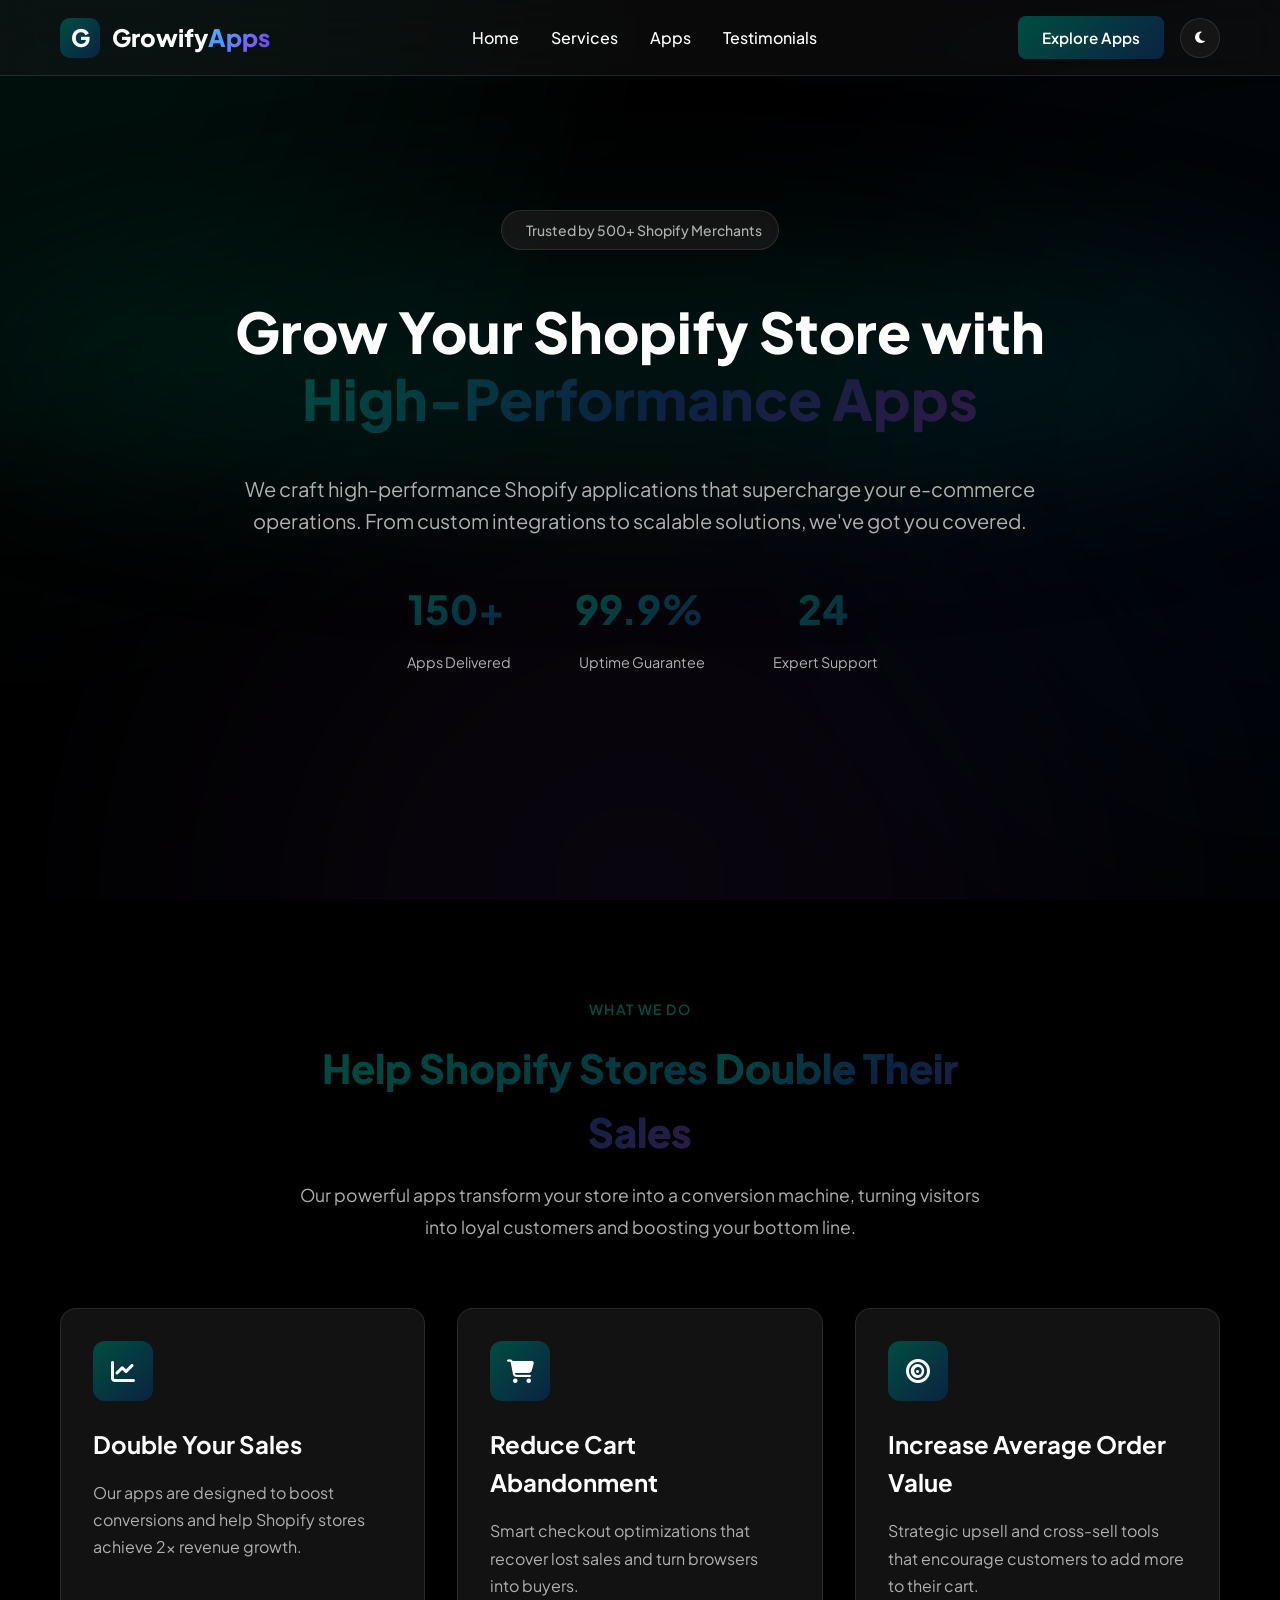
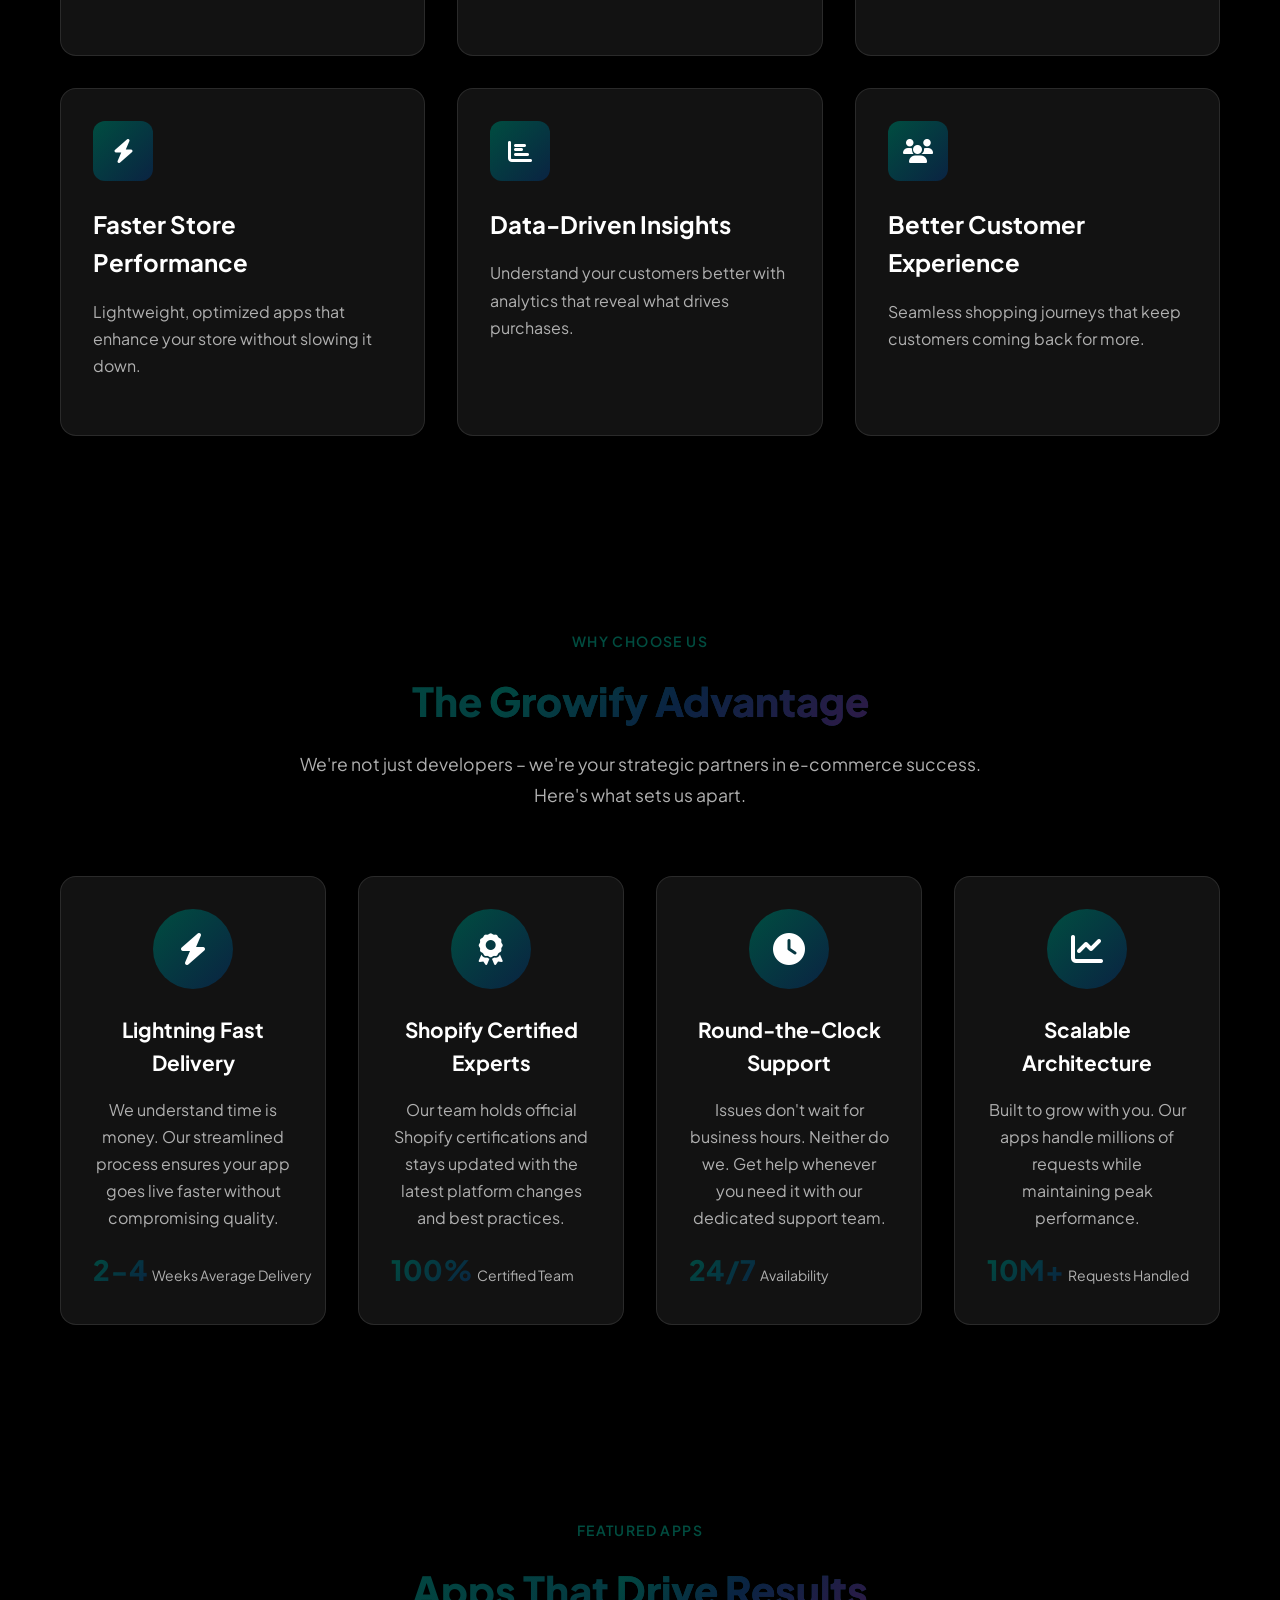
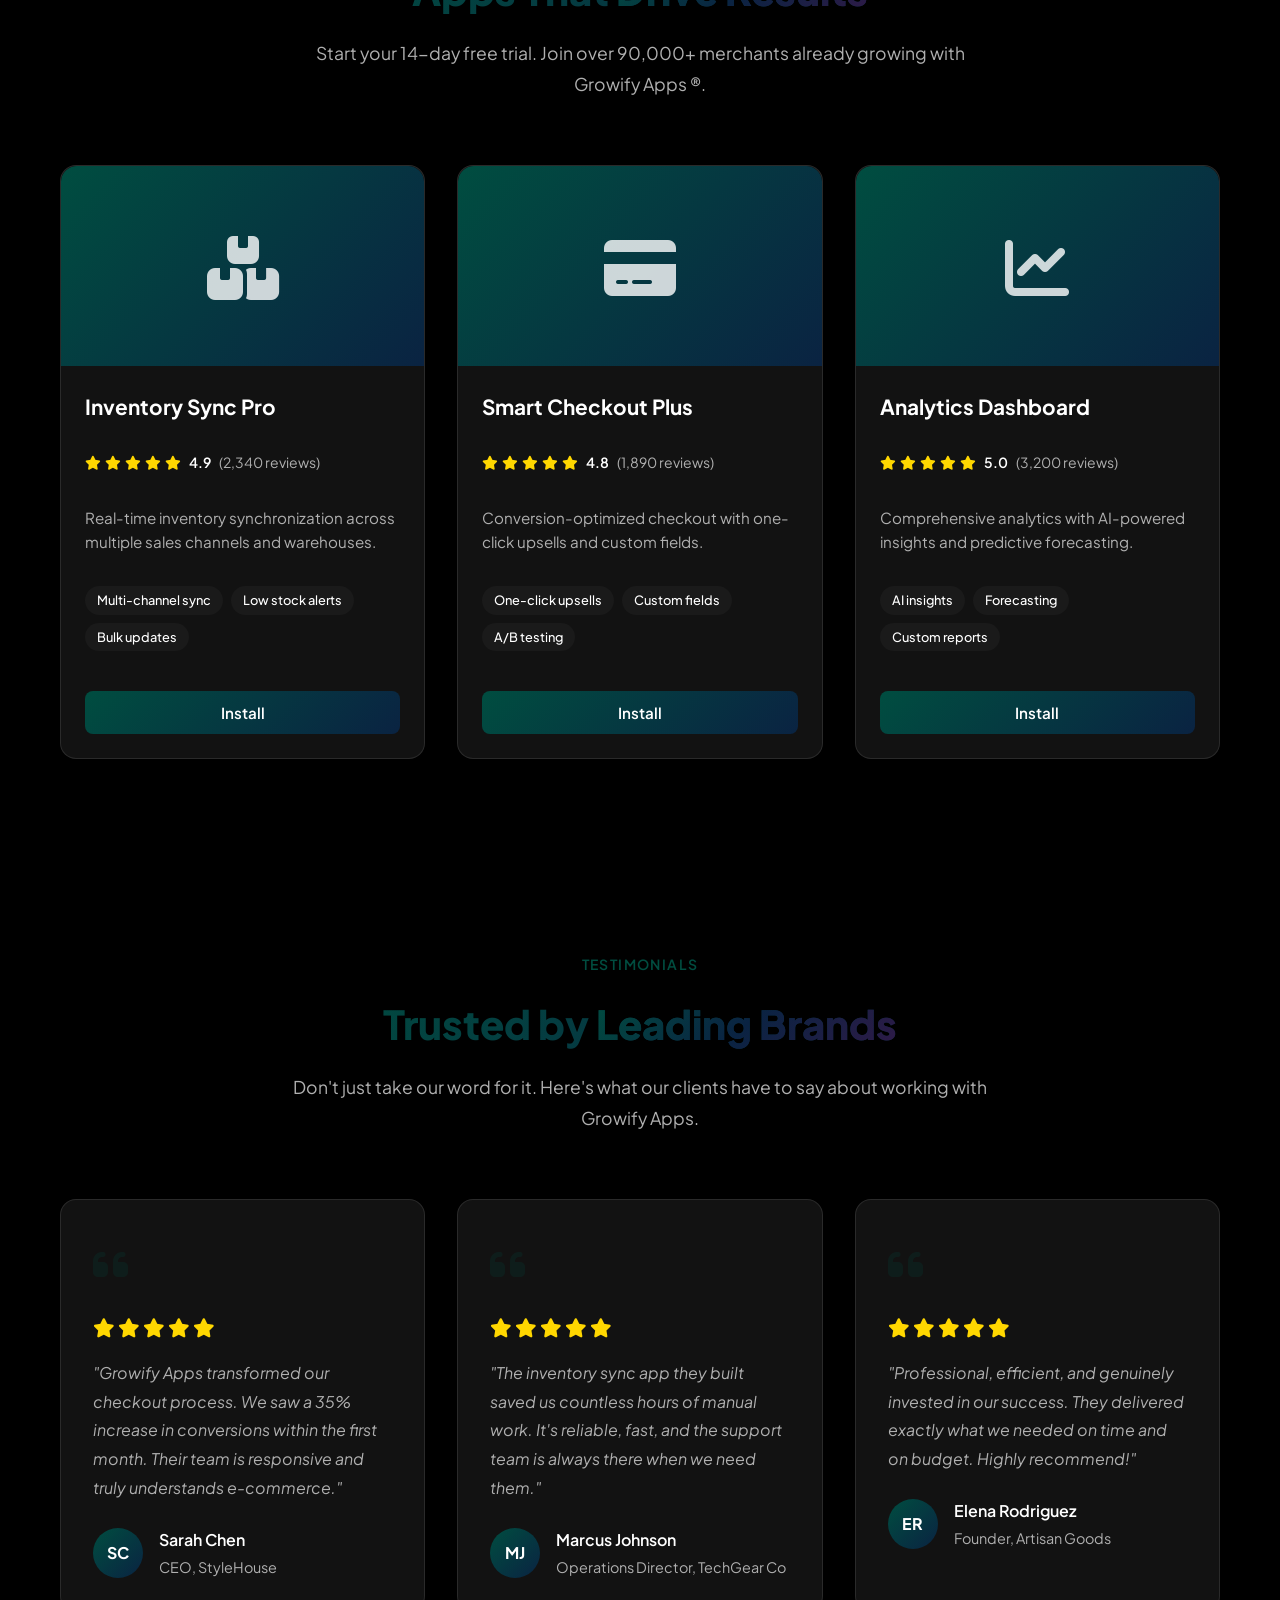
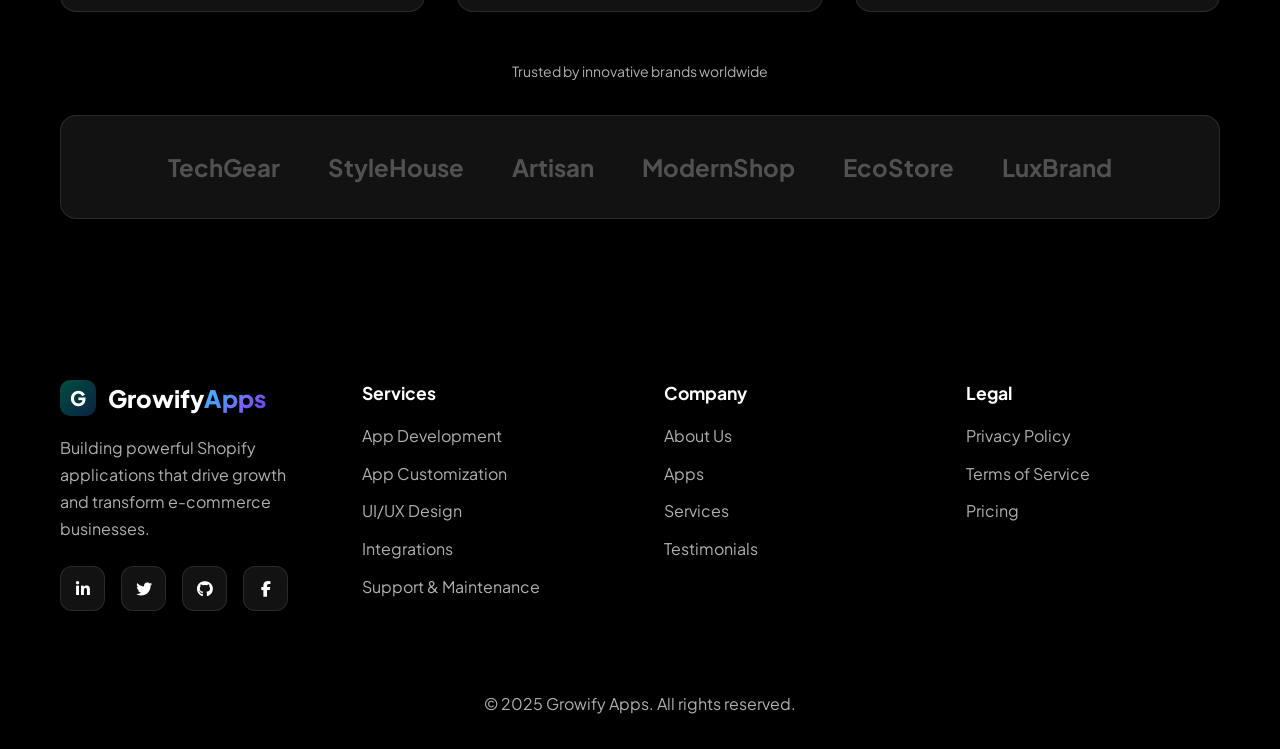
<file: index.html>
<!DOCTYPE html>
<html lang="en">
<head>
    <meta charset="UTF-8">
    <meta name="viewport" content="width=device-width, initial-scale=1.0">
    <title>Growify Apps - Grow Your Shopify Store with High-Performance Apps</title>
    <link rel="icon" type="image/svg+xml" href="data:image/svg+xml,%3Csvg xmlns='http://www.w3.org/2000/svg' viewBox='0 0 100 100'%3E%3Cdefs%3E%3ClinearGradient id='grad' x1='0%25' y1='0%25' x2='100%25' y2='100%25'%3E%3Cstop offset='0%25' style='stop-color:%234A9EFF;stop-opacity:1' /%3E%3Cstop offset='100%25' style='stop-color:%232E1A47;stop-opacity:1' /%3E%3C/linearGradient%3E%3C/defs%3E%3Crect width='100' height='100' rx='20' fill='url(%23grad)'/%3E%3Ctext x='50' y='70' font-family='Arial, sans-serif' font-size='60' font-weight='bold' fill='white' text-anchor='middle'%3EB%3C/text%3E%3C/svg%3E">
    <link rel="preconnect" href="https://fonts.googleapis.com">
    <link rel="preconnect" href="https://fonts.gstatic.com" crossorigin>
    <link href="https://fonts.googleapis.com/css2?family=Plus+Jakarta+Sans:wght@300;400;500;600;700;800&display=swap" rel="stylesheet">
    <link rel="stylesheet" href="https://cdnjs.cloudflare.com/ajax/libs/font-awesome/6.4.0/css/all.min.css">
    <link rel="stylesheet" href="styles.css">
</head>
<body class="dark-mode">
    <!-- Global Background Orbs - Single instance for all sections -->
    <div class="global-background-orbs">
        <div class="gradient-orb orb-1"></div>
        <div class="gradient-orb orb-2"></div>
        <div class="gradient-orb orb-3"></div>
    </div>
    <div class="geometric-overlay"></div>
    <div class="geometric-shapes"></div>
    <!-- Navigation -->
    <nav class="navbar">
        <div class="container">
            <div class="nav-wrapper">
                <div class="logo">
                    <div class="logo-icon">
                        <span class="logo-letter">G</span>
                    </div>
                    <span class="logo-text">
                        <span class="logo-text-boostly">Growify</span><span class="logo-text-apps">Apps</span>
                    </span>
                </div>
                <ul class="nav-menu" id="navMenu">
                    <li><a href="#home">Home</a></li>
                    <li><a href="#services">Services</a></li>
                    <li><a href="#apps">Apps</a></li>
                    <li><a href="#testimonials">Testimonials</a></li>
                </ul>
                <div class="nav-actions">
                    <button class="btn-explore-apps">Explore Apps</button>
                    <button class="theme-toggle" id="themeToggle" aria-label="Toggle theme">
                        <i class="fas fa-moon" id="themeIcon"></i>
                    </button>
                    <button class="mobile-menu-toggle" id="mobileMenuToggle">
                        <i class="fas fa-bars"></i>
                    </button>
                </div>
            </div>
        </div>
    </nav>

    <!-- 3D Scroll Background Element - Three.js Canvas -->

    <!-- Hero Section -->
    <section id="home" class="hero">
        <div class="hero-background">
            <div class="gradient-orb orb-1"></div>
            <div class="gradient-orb orb-2"></div>
            <div class="gradient-orb orb-3"></div>
        </div>
        <div class="container">
                <div class="hero-content">
                <!-- Badge -->
                <div class="hero-badge">
                    <i class="fas fa-sparkles"></i>
                    <span>Trusted by 500+ Shopify Merchants</span>
                </div>
                <h1 class="hero-title">
                    <span class="hero-title-bg"></span>
                    Grow Your Shopify Store with <span class="gradient-text">High-Performance Apps</span>
                </h1>
                <p class="hero-subtitle">
                    We craft high-performance Shopify applications that supercharge your e-commerce operations. From custom integrations to scalable solutions, we've got you covered.
                </p>
                <div class="hero-stats">
                    <div class="stat-item">
                        <div class="stat-number">150+</div>
                        <div class="stat-label">Apps Delivered</div>
                    </div>
                    <div class="stat-item">
                        <div class="stat-number">99.9%</div>
                        <div class="stat-label">Uptime Guarantee</div>
                    </div>
                    <div class="stat-item">
                        <div class="stat-number">24/7</div>
                        <div class="stat-label">Expert Support</div>
                    </div>
                </div>
            </div>
        </div>
    </section>

    <!-- Services Section -->
    <section id="services" class="services">
        <div class="container">
            <div class="section-header">
                <span class="section-badge">What We Do</span>
                <h2 class="section-title">
                    Help Shopify Stores <span class="gradient-text">Double Their Sales</span>
                </h2>
                <p class="section-description">
                    Our powerful apps transform your store into a conversion machine, turning visitors into loyal customers and boosting your bottom line.
                </p>
            </div>
            <div class="services-grid">
                <div class="service-card">
                    <div class="service-icon">
                        <i class="fas fa-chart-line"></i>
                    </div>
                    <h3 class="service-title">Double Your Sales</h3>
                    <p class="service-description">
                        Our apps are designed to boost conversions and help Shopify stores achieve 2x revenue growth.
                    </p>
                </div>
                <div class="service-card">
                    <div class="service-icon">
                        <i class="fas fa-shopping-cart"></i>
                    </div>
                    <h3 class="service-title">Reduce Cart Abandonment</h3>
                    <p class="service-description">
                        Smart checkout optimizations that recover lost sales and turn browsers into buyers.
                    </p>
                </div>
                <div class="service-card">
                    <div class="service-icon">
                        <i class="fas fa-bullseye"></i>
                    </div>
                    <h3 class="service-title">Increase Average Order Value</h3>
                    <p class="service-description">
                        Strategic upsell and cross-sell tools that encourage customers to add more to their cart.
                    </p>
                </div>
                <div class="service-card">
                    <div class="service-icon">
                        <i class="fas fa-bolt"></i>
                    </div>
                    <h3 class="service-title">Faster Store Performance</h3>
                    <p class="service-description">
                        Lightweight, optimized apps that enhance your store without slowing it down.
                    </p>
                </div>
                <div class="service-card">
                    <div class="service-icon">
                        <i class="fas fa-chart-bar"></i>
                    </div>
                    <h3 class="service-title">Data-Driven Insights</h3>
                    <p class="service-description">
                        Understand your customers better with analytics that reveal what drives purchases.
                    </p>
                </div>
                <div class="service-card">
                    <div class="service-icon">
                        <i class="fas fa-users"></i>
                    </div>
                    <h3 class="service-title">Better Customer Experience</h3>
                    <p class="service-description">
                        Seamless shopping journeys that keep customers coming back for more.
                    </p>
                </div>
            </div>
        </div>
    </section>

    <!-- Why Choose Us Section -->
    <section id="benefits" class="benefits">
        <div class="container">
            <div class="section-header">
                <span class="section-badge">Why Choose Us</span>
                <h2 class="section-title">
                    The <span class="gradient-text">Growify Advantage</span>
                </h2>
                <p class="section-description">
                    We're not just developers – we're your strategic partners in e-commerce success. Here's what sets us apart.
                </p>
            </div>
            <div class="benefits-grid">
                <div class="benefit-card">
                    <div class="benefit-icon">
                        <i class="fas fa-bolt"></i>
                    </div>
                    <h3 class="benefit-title">Lightning Fast Delivery</h3>
                    <p class="benefit-description">
                        We understand time is money. Our streamlined process ensures your app goes live faster without compromising quality.
                    </p>
                    <div class="benefit-stat">
                        <span class="stat-value">2-4</span><span class="stat-label"> Weeks Average Delivery</span>
                    </div>
                </div>
                <div class="benefit-card">
                    <div class="benefit-icon">
                        <i class="fas fa-award"></i>
                    </div>
                    <h3 class="benefit-title">Shopify Certified Experts</h3>
                    <p class="benefit-description">
                        Our team holds official Shopify certifications and stays updated with the latest platform changes and best practices.
                    </p>
                    <div class="benefit-stat">
                        <span class="stat-value">100%</span>
                        <span class="stat-label">Certified Team</span>
                    </div>
                </div>
                <div class="benefit-card">
                    <div class="benefit-icon">
                        <i class="fas fa-clock"></i>
                    </div>
                    <h3 class="benefit-title">Round-the-Clock Support</h3>
                    <p class="benefit-description">
                        Issues don't wait for business hours. Neither do we. Get help whenever you need it with our dedicated support team.
                    </p>
                    <div class="benefit-stat">
                        <span class="stat-value">24/7</span>
                        <span class="stat-label">Availability</span>
                    </div>
                </div>
                <div class="benefit-card">
                    <div class="benefit-icon">
                        <i class="fas fa-chart-line"></i>
                    </div>
                    <h3 class="benefit-title">Scalable Architecture</h3>
                    <p class="benefit-description">
                        Built to grow with you. Our apps handle millions of requests while maintaining peak performance.
                    </p>
                    <div class="benefit-stat">
                        <span class="stat-value">10M+</span>
                        <span class="stat-label">Requests Handled</span>
                    </div>
                </div>
            </div>
        </div>
    </section>

    <!-- Portfolio Section -->
    <section id="apps" class="portfolio">
        <div class="container">
            <div class="section-header">
                <span class="section-badge">Featured Apps</span>
                <h2 class="section-title">
                    Apps That <span class="gradient-text">Drive Results</span>
                </h2>
                <p class="section-description">
                    Start your 14-day free trial. Join over 90,000+ merchants already growing with Growify Apps ®.
                </p>
            </div>
            <div class="portfolio-grid">
                <div class="portfolio-card">
                    <div class="portfolio-image">
                        <div class="portfolio-placeholder">
                            <i class="fas fa-boxes"></i>
                        </div>
                    </div>
                    <div class="portfolio-content">
                        <h3 class="portfolio-title">Inventory Sync Pro</h3>
                        <div class="portfolio-rating">
                            <div class="stars">
                                <i class="fas fa-star"></i>
                                <i class="fas fa-star"></i>
                                <i class="fas fa-star"></i>
                                <i class="fas fa-star"></i>
                                <i class="fas fa-star"></i>
                            </div>
                            <span class="rating-value">4.9</span>
                            <span class="rating-count">(2,340 reviews)</span>
                        </div>
                        <p class="portfolio-description">
                            Real-time inventory synchronization across multiple sales channels and warehouses.
                        </p>
                        <div class="portfolio-features">
                            <span class="feature-tag">Multi-channel sync</span>
                            <span class="feature-tag">Low stock alerts</span>
                            <span class="feature-tag">Bulk updates</span>
                        </div>
                        <button class="btn-install">Install</button>
                    </div>
                </div>
                <div class="portfolio-card">
                    <div class="portfolio-image">
                        <div class="portfolio-placeholder">
                            <i class="fas fa-credit-card"></i>
                        </div>
                    </div>
                    <div class="portfolio-content">
                        <h3 class="portfolio-title">Smart Checkout Plus</h3>
                        <div class="portfolio-rating">
                            <div class="stars">
                                <i class="fas fa-star"></i>
                                <i class="fas fa-star"></i>
                                <i class="fas fa-star"></i>
                                <i class="fas fa-star"></i>
                                <i class="fas fa-star"></i>
                            </div>
                            <span class="rating-value">4.8</span>
                            <span class="rating-count">(1,890 reviews)</span>
                        </div>
                        <p class="portfolio-description">
                            Conversion-optimized checkout with one-click upsells and custom fields.
                        </p>
                        <div class="portfolio-features">
                            <span class="feature-tag">One-click upsells</span>
                            <span class="feature-tag">Custom fields</span>
                            <span class="feature-tag">A/B testing</span>
                        </div>
                        <button class="btn-install">Install</button>
                    </div>
                </div>
                <div class="portfolio-card">
                    <div class="portfolio-image">
                        <div class="portfolio-placeholder">
                            <i class="fas fa-chart-line"></i>
                        </div>
                    </div>
                    <div class="portfolio-content">
                        <h3 class="portfolio-title">Analytics Dashboard</h3>
                        <div class="portfolio-rating">
                            <div class="stars">
                                <i class="fas fa-star"></i>
                                <i class="fas fa-star"></i>
                                <i class="fas fa-star"></i>
                                <i class="fas fa-star"></i>
                                <i class="fas fa-star"></i>
                            </div>
                            <span class="rating-value">5.0</span>
                            <span class="rating-count">(3,200 reviews)</span>
                        </div>
                        <p class="portfolio-description">
                            Comprehensive analytics with AI-powered insights and predictive forecasting.
                        </p>
                        <div class="portfolio-features">
                            <span class="feature-tag">AI insights</span>
                            <span class="feature-tag">Forecasting</span>
                            <span class="feature-tag">Custom reports</span>
                        </div>
                        <button class="btn-install">Install</button>
                    </div>
                </div>
            </div>
        </div>
    </section>

    <!-- Testimonials Section -->
    <section id="testimonials" class="testimonials">
        <div class="container">
            <div class="section-header">
                <span class="section-badge">Testimonials</span>
                <h2 class="section-title">
                    Trusted by <span class="gradient-text">Leading Brands</span>
                </h2>
                <p class="section-description">
                    Don't just take our word for it. Here's what our clients have to say about working with Growify Apps.
                </p>
            </div>
            <div class="testimonials-grid">
                <div class="testimonial-card">
                    <div class="testimonial-quote">
                        <i class="fas fa-quote-left"></i>
                    </div>
                    <div class="testimonial-rating">
                        <i class="fas fa-star"></i>
                        <i class="fas fa-star"></i>
                        <i class="fas fa-star"></i>
                        <i class="fas fa-star"></i>
                        <i class="fas fa-star"></i>
                    </div>
                    <p class="testimonial-text">
                        "Growify Apps transformed our checkout process. We saw a 35% increase in conversions within the first month. Their team is responsive and truly understands e-commerce."
                    </p>
                    <div class="testimonial-author">
                        <div class="author-avatar">
                            <span>SC</span>
                        </div>
                        <div class="author-info">
                            <div class="author-name">Sarah Chen</div>
                            <div class="author-role">CEO, StyleHouse</div>
                        </div>
                    </div>
                </div>
                <div class="testimonial-card">
                    <div class="testimonial-quote">
                        <i class="fas fa-quote-left"></i>
                    </div>
                    <div class="testimonial-rating">
                        <i class="fas fa-star"></i>
                        <i class="fas fa-star"></i>
                        <i class="fas fa-star"></i>
                        <i class="fas fa-star"></i>
                        <i class="fas fa-star"></i>
                    </div>
                    <p class="testimonial-text">
                        "The inventory sync app they built saved us countless hours of manual work. It's reliable, fast, and the support team is always there when we need them."
                    </p>
                    <div class="testimonial-author">
                        <div class="author-avatar">
                            <span>MJ</span>
                        </div>
                        <div class="author-info">
                            <div class="author-name">Marcus Johnson</div>
                            <div class="author-role">Operations Director, TechGear Co</div>
                        </div>
                    </div>
                </div>
                <div class="testimonial-card">
                    <div class="testimonial-quote">
                        <i class="fas fa-quote-left"></i>
                    </div>
                    <div class="testimonial-rating">
                        <i class="fas fa-star"></i>
                        <i class="fas fa-star"></i>
                        <i class="fas fa-star"></i>
                        <i class="fas fa-star"></i>
                        <i class="fas fa-star"></i>
                    </div>
                    <p class="testimonial-text">
                        "Professional, efficient, and genuinely invested in our success. They delivered exactly what we needed on time and on budget. Highly recommend!"
                    </p>
                    <div class="testimonial-author">
                        <div class="author-avatar">
                            <span>ER</span>
                        </div>
                        <div class="author-info">
                            <div class="author-name">Elena Rodriguez</div>
                            <div class="author-role">Founder, Artisan Goods</div>
                        </div>
                    </div>
                </div>
            </div>
            <div class="client-logos-section">
                <p class="client-logos-text">Trusted by innovative brands worldwide</p>
                <div class="client-logos">
                    <div class="logo-item">TechGear</div>
                    <div class="logo-item">StyleHouse</div>
                    <div class="logo-item">Artisan</div>
                    <div class="logo-item">ModernShop</div>
                    <div class="logo-item">EcoStore</div>
                    <div class="logo-item">LuxBrand</div>
                </div>
            </div>
        </div>
    </section>


    <!-- Footer -->
    <footer class="footer">
        <div class="container">
            <div class="footer-content">
                <div class="footer-section">
                    <div class="footer-logo">
                        <div class="logo-icon">
                            <span class="logo-letter">G</span>
                        </div>
                        <h3 class="footer-title">
                            <span class="logo-text-boostly">Growify</span><span class="logo-text-apps">Apps</span>
                        </h3>
                    </div>
                    <p class="footer-description">
                        Building powerful Shopify applications that drive growth and transform e-commerce businesses.
                    </p>
                    <div class="footer-social">
                        <a href="#" class="social-link" aria-label="LinkedIn">
                            <i class="fab fa-linkedin-in"></i>
                        </a>
                        <a href="#" class="social-link" aria-label="Twitter">
                            <i class="fab fa-twitter"></i>
                        </a>
                        <a href="#" class="social-link" aria-label="GitHub">
                            <i class="fab fa-github"></i>
                        </a>
                        <a href="#" class="social-link" aria-label="Facebook">
                            <i class="fab fa-facebook-f"></i>
                        </a>
                    </div>
                </div>
                <div class="footer-section">
                    <h4 class="footer-heading">Services</h4>
                    <ul class="footer-links">
                        <li><a href="#services">App Development</a></li>
                        <li><a href="#services">App Customization</a></li>
                        <li><a href="#services">UI/UX Design</a></li>
                        <li><a href="#services">Integrations</a></li>
                        <li><a href="#services">Support & Maintenance</a></li>
                    </ul>
                </div>
                <div class="footer-section">
                    <h4 class="footer-heading">Company</h4>
                    <ul class="footer-links">
                        <li><a href="#home">About Us</a></li>
                        <li><a href="#apps">Apps</a></li>
                        <li><a href="#services">Services</a></li>
                        <li><a href="#testimonials">Testimonials</a></li>
                    </ul>
                </div>
                <div class="footer-section">
                    <h4 class="footer-heading">Legal</h4>
                    <ul class="footer-links">
                        <li><a href="privacy-policy.html">Privacy Policy</a></li>
                        <li><a href="terms-of-service.html">Terms of Service</a></li>
                        <li><a href="pricing.html">Pricing</a></li>
                    </ul>
                </div>
            </div>
            <div class="footer-bottom">
                <p>&copy; 2025 Growify Apps. All rights reserved.</p>
            </div>
        </div>
    </footer>

    <script src="script.js"></script>
</body>
</html>
</file>
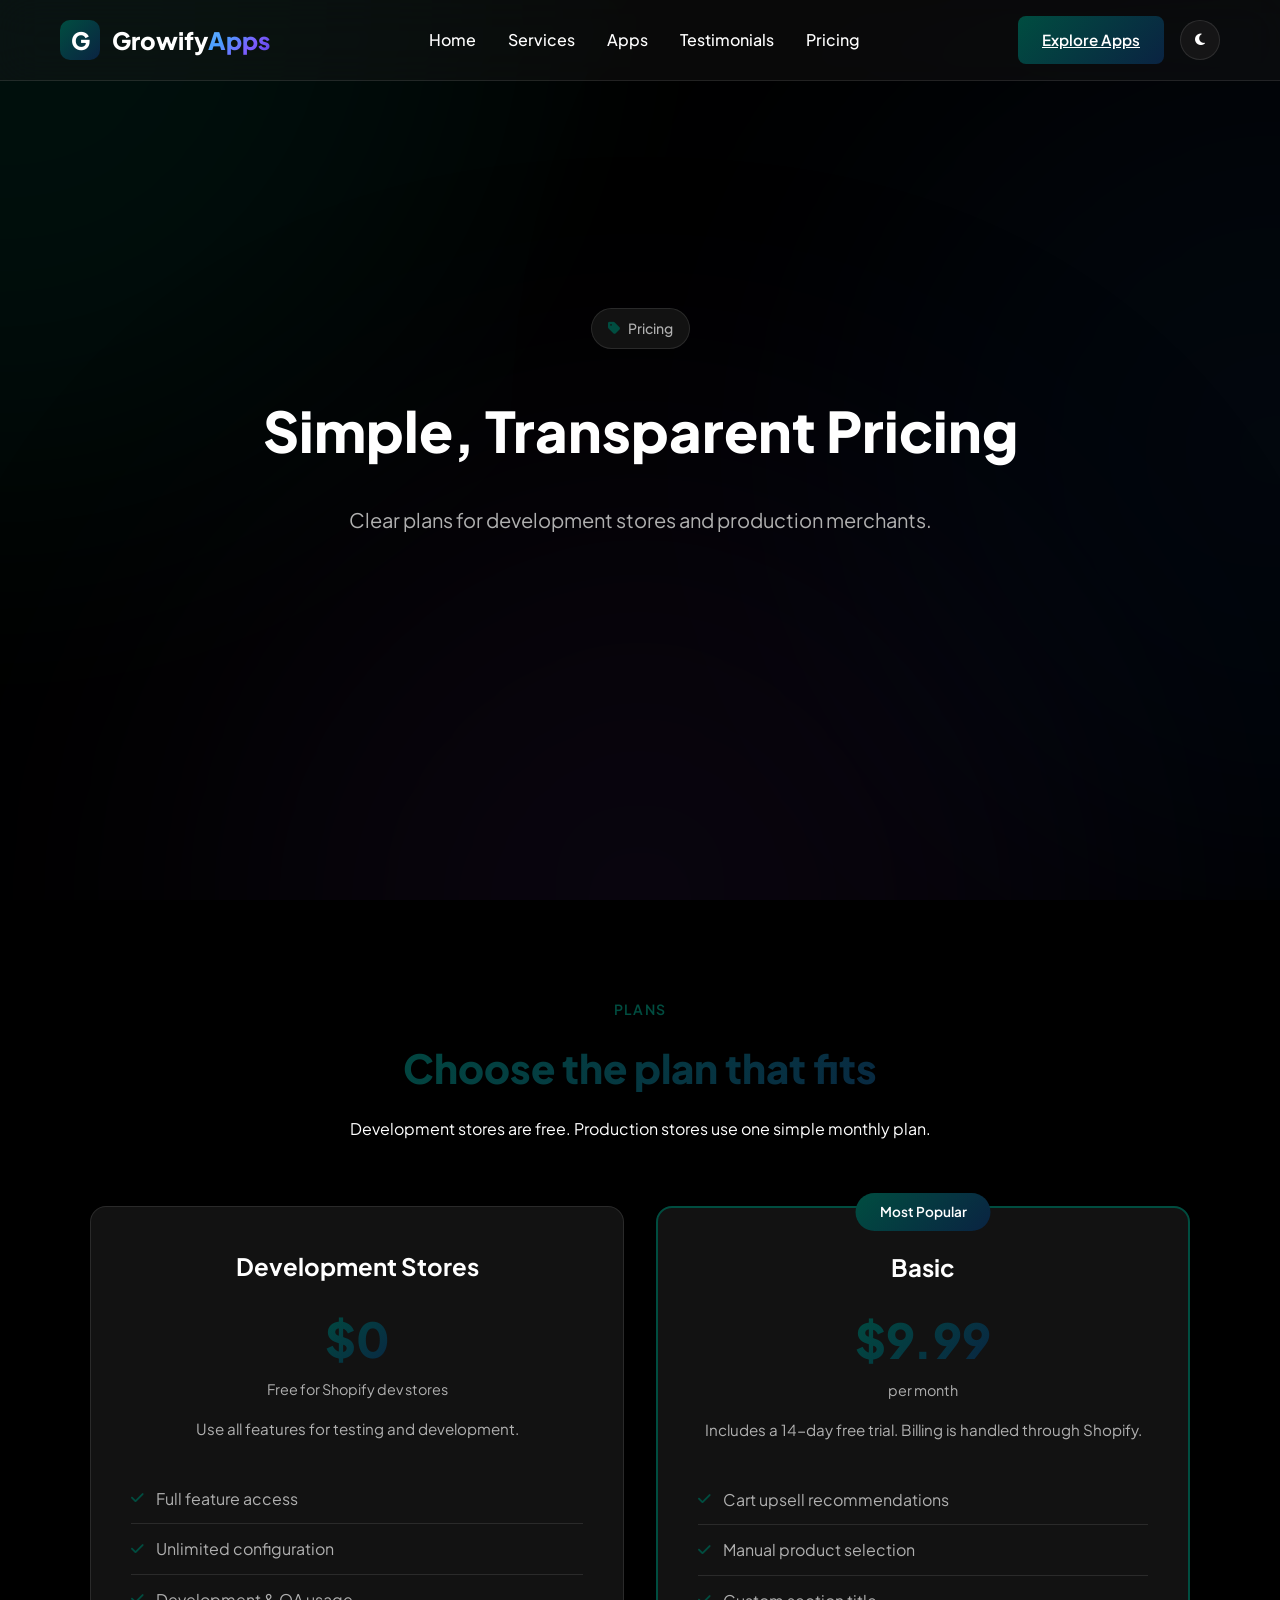
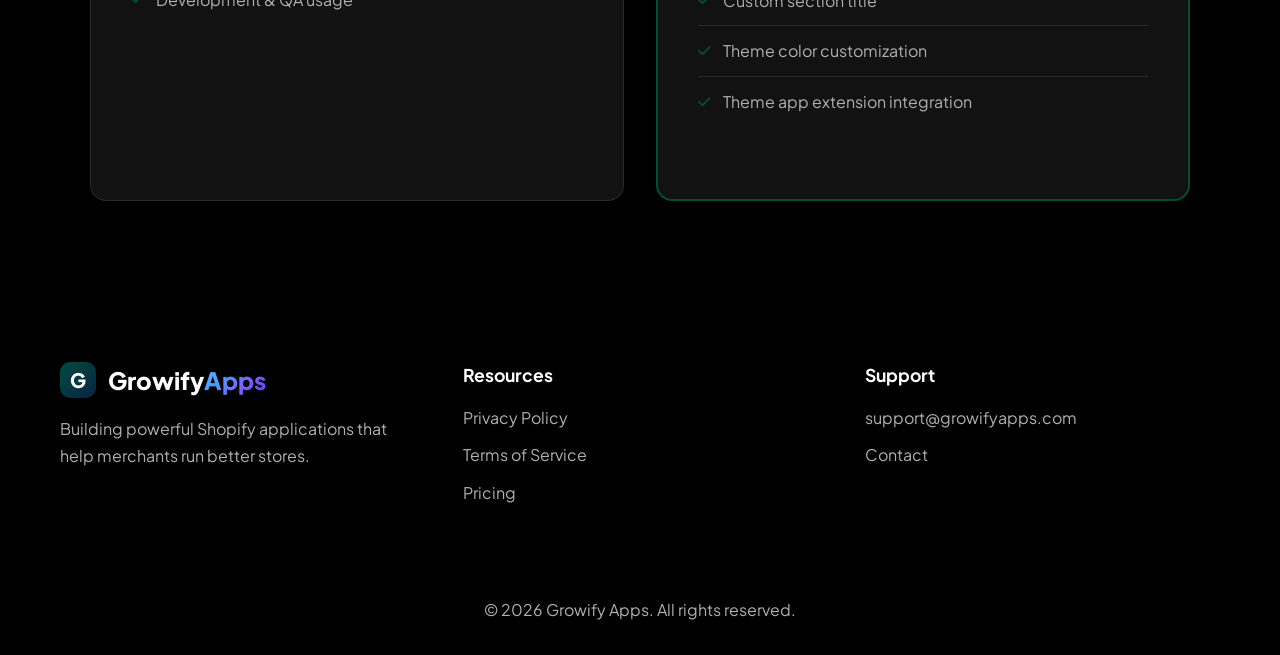
<file: pricing.html>
<!DOCTYPE html>
<html lang="en">

<head>
    <meta charset="UTF-8" />
    <meta name="viewport" content="width=device-width, initial-scale=1.0" />

    <title>Pricing | Growify Apps</title>
    <meta name="description" content="Simple and transparent pricing for Growify apps." />

    <link rel="preconnect" href="https://fonts.googleapis.com">
    <link rel="preconnect" href="https://fonts.gstatic.com" crossorigin>
    <link href="https://fonts.googleapis.com/css2?family=Plus+Jakarta+Sans:wght@300;400;500;600;700;800&display=swap" rel="stylesheet">

    <link rel="stylesheet" href="https://cdnjs.cloudflare.com/ajax/libs/font-awesome/6.4.0/css/all.min.css">
    <link rel="stylesheet" href="styles.css" />
</head>

<body class="dark-mode">

    <!-- Global Background Orbs -->
    <div class="global-background-orbs">
        <div class="gradient-orb orb-1"></div>
        <div class="gradient-orb orb-2"></div>
        <div class="gradient-orb orb-3"></div>
    </div>
    <div class="geometric-overlay"></div>
    <div class="geometric-shapes"></div>

    <!-- Navigation (MATCHES index.html) -->
    <nav class="navbar">
        <div class="container">
            <div class="nav-wrapper">
                <a class="logo" href="index.html#home" style="text-decoration:none;">
                    <div class="logo-icon">
                        <span class="logo-letter">G</span>
                    </div>
                    <span class="logo-text">
            <span class="logo-text-boostly">Growify</span><span class="logo-text-apps">Apps</span>
                    </span>
                </a>

                <ul class="nav-menu" id="navMenu">
                    <li><a href="index.html#home">Home</a></li>
                    <li><a href="index.html#services">Services</a></li>
                    <li><a href="index.html#apps">Apps</a></li>
                    <li><a href="index.html#testimonials">Testimonials</a></li>
                    <li><a href="pricing.html" aria-current="page">Pricing</a></li>
                </ul>

                <div class="nav-actions">
                    <a href="index.html#apps" class="btn-explore-apps">Explore Apps</a>
                    <button class="theme-toggle" id="themeToggle" aria-label="Toggle theme">
                        <i class="fas fa-moon" id="themeIcon"></i>
                    </button>
                    <button class="mobile-menu-toggle" id="mobileMenuToggle" aria-label="Open menu">
                        <i class="fas fa-bars"></i>
                    </button>
                </div>
            </div>
        </div>
    </nav>

    <!-- Page Hero (reuses hero styling) -->
    <section class="hero" id="home">
        <div class="hero-background">
            <div class="gradient-orb orb-1"></div>
            <div class="gradient-orb orb-2"></div>
            <div class="gradient-orb orb-3"></div>
        </div>

        <div class="container">
            <div class="hero-content">
                <div class="hero-badge">
                    <i class="fas fa-tag"></i>
                    <span>Pricing</span>
                </div>

                <h1 class="hero-title">
          Simple, Transparent Pricing
        </h1>

                <p class="hero-subtitle">
                    Clear plans for development stores and production merchants.
                </p>
            </div>
        </div>
    </section>

    <!-- Pricing Section (uses your pricing CSS) -->
    <section class="services">
        <div class="container">

            <div class="section-header">
                <span class="section-badge">Plans</span>
                <h2 class="section-title">Choose the plan that fits</h2>
                <p class="section-subtitle">
                    Development stores are free. Production stores use one simple monthly plan.
                </p>
            </div>

            <div class="pricing-grid">

                <!-- Dev Stores -->
                <div class="pricing-card">
                    <div class="pricing-header">
                        <div class="pricing-tier">Development Stores</div>
                        <div class="pricing-price">
                            <div class="price-amount">$0</div>
                            <div class="price-period">Free for Shopify dev stores</div>
                        </div>
                        <div class="pricing-description">
                            Use all features for testing and development.
                        </div>
                    </div>

                    <ul class="pricing-features">
                        <li><i class="fas fa-check"></i> Full feature access</li>
                        <li><i class="fas fa-check"></i> Unlimited configuration</li>
                        <li><i class="fas fa-check"></i> Development & QA usage</li>
                    </ul>
                </div>

                <!-- Basic -->
                <div class="pricing-card featured">
                    <div class="pricing-badge">Most Popular</div>

                    <div class="pricing-header">
                        <div class="pricing-tier">Basic</div>
                        <div class="pricing-price">
                            <div class="price-amount">$9.99</div>
                            <div class="price-period">per month</div>
                        </div>
                        <div class="pricing-description">
                            Includes a 14-day free trial. Billing is handled through Shopify.
                        </div>
                    </div>

                    <ul class="pricing-features">
                        <li><i class="fas fa-check"></i> Cart upsell recommendations</li>
                        <li><i class="fas fa-check"></i> Manual product selection</li>
                        <li><i class="fas fa-check"></i> Custom section title</li>
                        <li><i class="fas fa-check"></i> Theme color customization</li>
                        <li><i class="fas fa-check"></i> Theme app extension integration</li>
                    </ul>
                </div>

            </div>
        </div>
    </section>

    <!-- Footer (keep your existing footer links structure if you have it) -->
    <footer class="footer">
        <div class="container">
            <div class="footer-content">
                <div class="footer-section">
                    <div class="footer-logo">
                        <div class="logo-icon">
                            <span class="logo-letter">G</span>
                        </div>
                        <h3 class="footer-title">
              <span class="logo-text-boostly">Growify</span><span class="logo-text-apps">Apps</span>
            </h3>
                    </div>
                    <p class="footer-description">
                        Building powerful Shopify applications that help merchants run better stores.
                    </p>
                </div>

                <div class="footer-section">
                    <h4 class="footer-heading">Resources</h4>
                    <ul class="footer-links">
                        <li><a href="privacy-policy.html">Privacy Policy</a></li>
                        <li><a href="terms-of-service.html">Terms of Service</a></li>
                        <li><a href="pricing.html">Pricing</a></li>
                    </ul>
                </div>

                <div class="footer-section">
                    <h4 class="footer-heading">Support</h4>
                    <ul class="footer-links">
                        <li><a href="mailto:support@growifyapps.com">support@growifyapps.com</a></li>
                        <li><a href="index.html#contact">Contact</a></li>
                    </ul>
                </div>
            </div>

            <div class="footer-bottom">
                <p>© 2026 Growify Apps. All rights reserved.</p>
            </div>
        </div>
    </footer>

    <script src="script.js"></script>
</body>

</html>
</file>
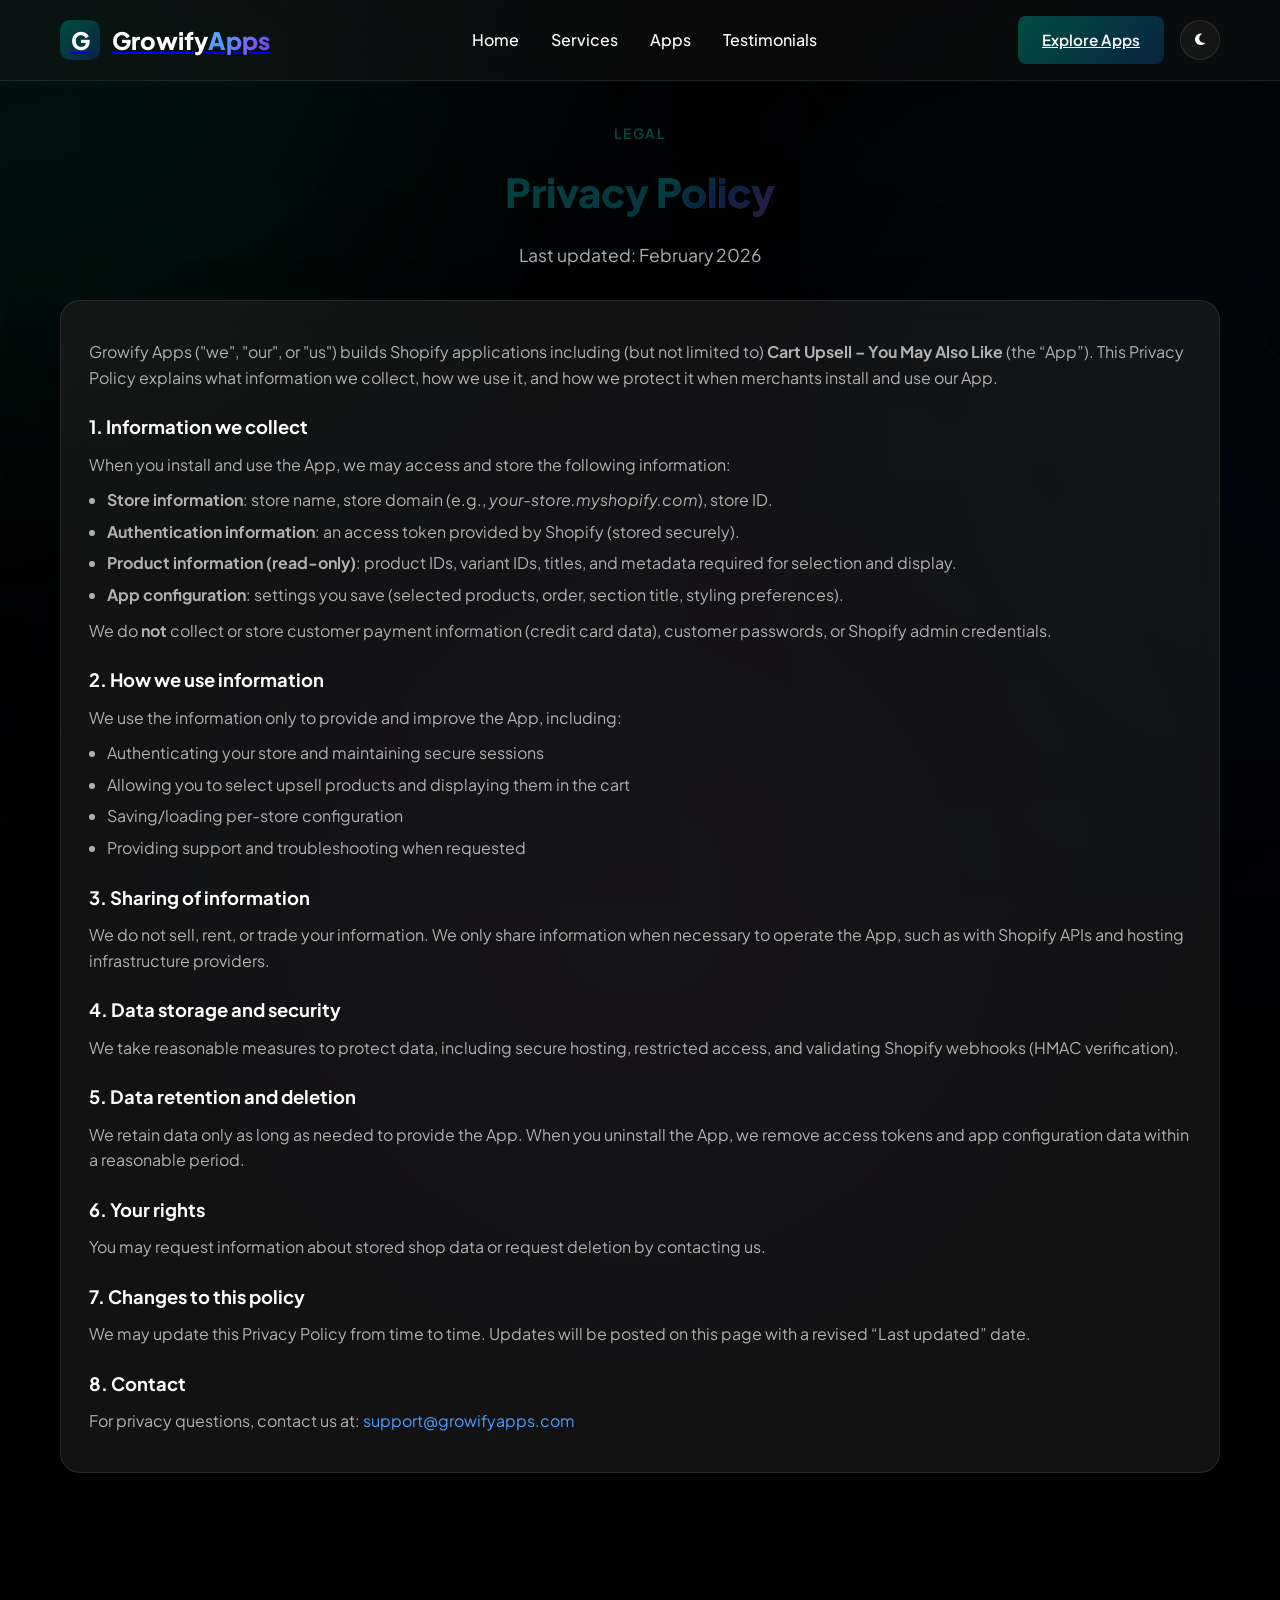
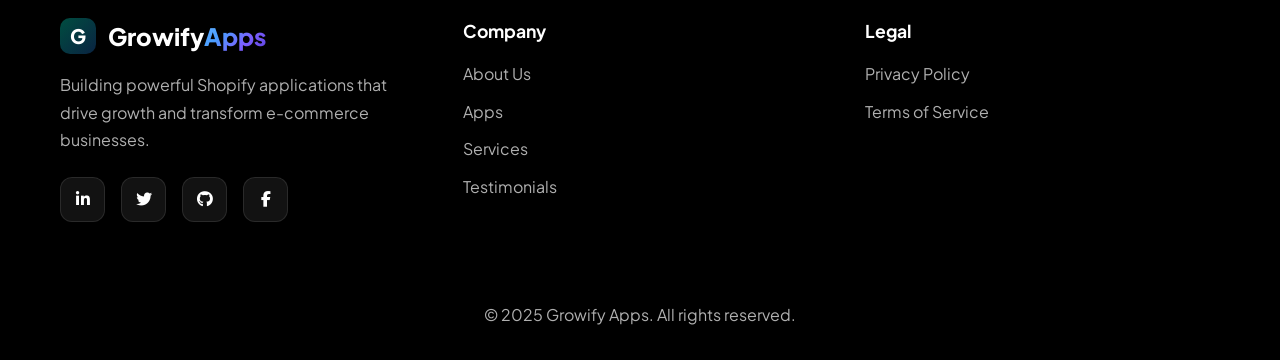
<file: privacy-policy.html>
<!DOCTYPE html>
<html lang="en">
<head>
  <meta charset="UTF-8" />
  <meta name="viewport" content="width=device-width, initial-scale=1.0" />
  <title>Privacy Policy | Growify Apps</title>

  <link rel="preconnect" href="https://fonts.googleapis.com" />
  <link rel="preconnect" href="https://fonts.gstatic.com" crossorigin />
  <link href="https://fonts.googleapis.com/css2?family=Plus+Jakarta+Sans:wght@300;400;500;600;700;800&display=swap" rel="stylesheet" />
  <link rel="stylesheet" href="https://cdnjs.cloudflare.com/ajax/libs/font-awesome/6.4.0/css/all.min.css" />
  <link rel="stylesheet" href="styles.css" />
</head>

<body class="dark-mode">
  <div class="global-background-orbs">
    <div class="gradient-orb orb-1"></div>
    <div class="gradient-orb orb-2"></div>
    <div class="gradient-orb orb-3"></div>
  </div>
  <div class="geometric-overlay"></div>
  <div class="geometric-shapes"></div>

  <nav class="navbar">
    <div class="container">
      <div class="nav-wrapper">
        <a class="logo" href="index.html" aria-label="Growify Apps Home">
          <div class="logo-icon">
            <span class="logo-letter">G</span>
          </div>
          <span class="logo-text">
            <span class="logo-text-boostly">Growify</span><span class="logo-text-apps">Apps</span>
          </span>
        </a>

        <ul class="nav-menu" id="navMenu">
          <li><a href="index.html#home">Home</a></li>
          <li><a href="index.html#services">Services</a></li>
          <li><a href="index.html#apps">Apps</a></li>
          <li><a href="index.html#testimonials">Testimonials</a></li>
        </ul>

        <div class="nav-actions">
          <a class="btn-explore-apps" href="index.html#apps">Explore Apps</a>
          <button class="theme-toggle" id="themeToggle" aria-label="Toggle theme">
            <i class="fas fa-moon" id="themeIcon"></i>
          </button>
          <button class="mobile-menu-toggle" id="mobileMenuToggle">
            <i class="fas fa-bars"></i>
          </button>
        </div>
      </div>
    </div>
  </nav>

  <main class="legal-page">
    <div class="container">
      <div class="section-header legal-header">
        <span class="section-badge">Legal</span>
        <h1 class="section-title">Privacy <span class="gradient-text">Policy</span></h1>
        <p class="section-description">Last updated: February 2026</p>
      </div>

      <div class="legal-card">
        <p>
          Growify Apps ("we", "our", or "us") builds Shopify applications including (but not limited to)
          <strong>Cart Upsell – You May Also Like</strong> (the “App”). This Privacy Policy explains what information we
          collect, how we use it, and how we protect it when merchants install and use our App.
        </p>

        <h2>1. Information we collect</h2>
        <p>When you install and use the App, we may access and store the following information:</p>
        <ul>
          <li><strong>Store information</strong>: store name, store domain (e.g., <em>your-store.myshopify.com</em>), store ID.</li>
          <li><strong>Authentication information</strong>: an access token provided by Shopify (stored securely).</li>
          <li><strong>Product information (read-only)</strong>: product IDs, variant IDs, titles, and metadata required for selection and display.</li>
          <li><strong>App configuration</strong>: settings you save (selected products, order, section title, styling preferences).</li>
        </ul>

        <p>
          We do <strong>not</strong> collect or store customer payment information (credit card data), customer passwords, or Shopify admin credentials.
        </p>

        <h2>2. How we use information</h2>
        <p>We use the information only to provide and improve the App, including:</p>
        <ul>
          <li>Authenticating your store and maintaining secure sessions</li>
          <li>Allowing you to select upsell products and displaying them in the cart</li>
          <li>Saving/loading per-store configuration</li>
          <li>Providing support and troubleshooting when requested</li>
        </ul>

        <h2>3. Sharing of information</h2>
        <p>
          We do not sell, rent, or trade your information. We only share information when necessary to operate the App,
          such as with Shopify APIs and hosting infrastructure providers.
        </p>

        <h2>4. Data storage and security</h2>
        <p>
          We take reasonable measures to protect data, including secure hosting, restricted access,
          and validating Shopify webhooks (HMAC verification).
        </p>

        <h2>5. Data retention and deletion</h2>
        <p>
          We retain data only as long as needed to provide the App. When you uninstall the App, we remove
          access tokens and app configuration data within a reasonable period.
        </p>

        <h2>6. Your rights</h2>
        <p>You may request information about stored shop data or request deletion by contacting us.</p>

        <h2>7. Changes to this policy</h2>
        <p>
          We may update this Privacy Policy from time to time. Updates will be posted on this page with a revised
          “Last updated” date.
        </p>

        <h2>8. Contact</h2>
        <p>
          For privacy questions, contact us at:
          <a href="mailto:support@growifyapps.com">support@growifyapps.com</a>
        </p>
      </div>
    </div>
  </main>

  <footer class="footer">
    <div class="container">
      <div class="footer-content">
        <div class="footer-section">
          <div class="footer-logo">
            <div class="logo-icon">
              <span class="logo-letter">G</span>
            </div>
            <h3 class="footer-title">
              <span class="logo-text-boostly">Growify</span><span class="logo-text-apps">Apps</span>
            </h3>
          </div>
          <p class="footer-description">
            Building powerful Shopify applications that drive growth and transform e-commerce businesses.
          </p>
          <div class="footer-social">
            <a href="#" class="social-link" aria-label="LinkedIn"><i class="fab fa-linkedin-in"></i></a>
            <a href="#" class="social-link" aria-label="Twitter"><i class="fab fa-twitter"></i></a>
            <a href="#" class="social-link" aria-label="GitHub"><i class="fab fa-github"></i></a>
            <a href="#" class="social-link" aria-label="Facebook"><i class="fab fa-facebook-f"></i></a>
          </div>
        </div>

        <div class="footer-section">
          <h4 class="footer-heading">Company</h4>
          <ul class="footer-links">
            <li><a href="index.html#home">About Us</a></li>
            <li><a href="index.html#apps">Apps</a></li>
            <li><a href="index.html#services">Services</a></li>
            <li><a href="index.html#testimonials">Testimonials</a></li>
          </ul>
        </div>

        <div class="footer-section">
          <h4 class="footer-heading">Legal</h4>
          <ul class="footer-links">
            <li><a href="privacy-policy.html">Privacy Policy</a></li>
            <li><a href="terms-of-service.html">Terms of Service</a></li>
          </ul>
        </div>
      </div>

      <div class="footer-bottom">
        <p>&copy; 2025 Growify Apps. All rights reserved.</p>
      </div>
    </div>
  </footer>

  <script src="script.js"></script>
</body>
</html>
</file>
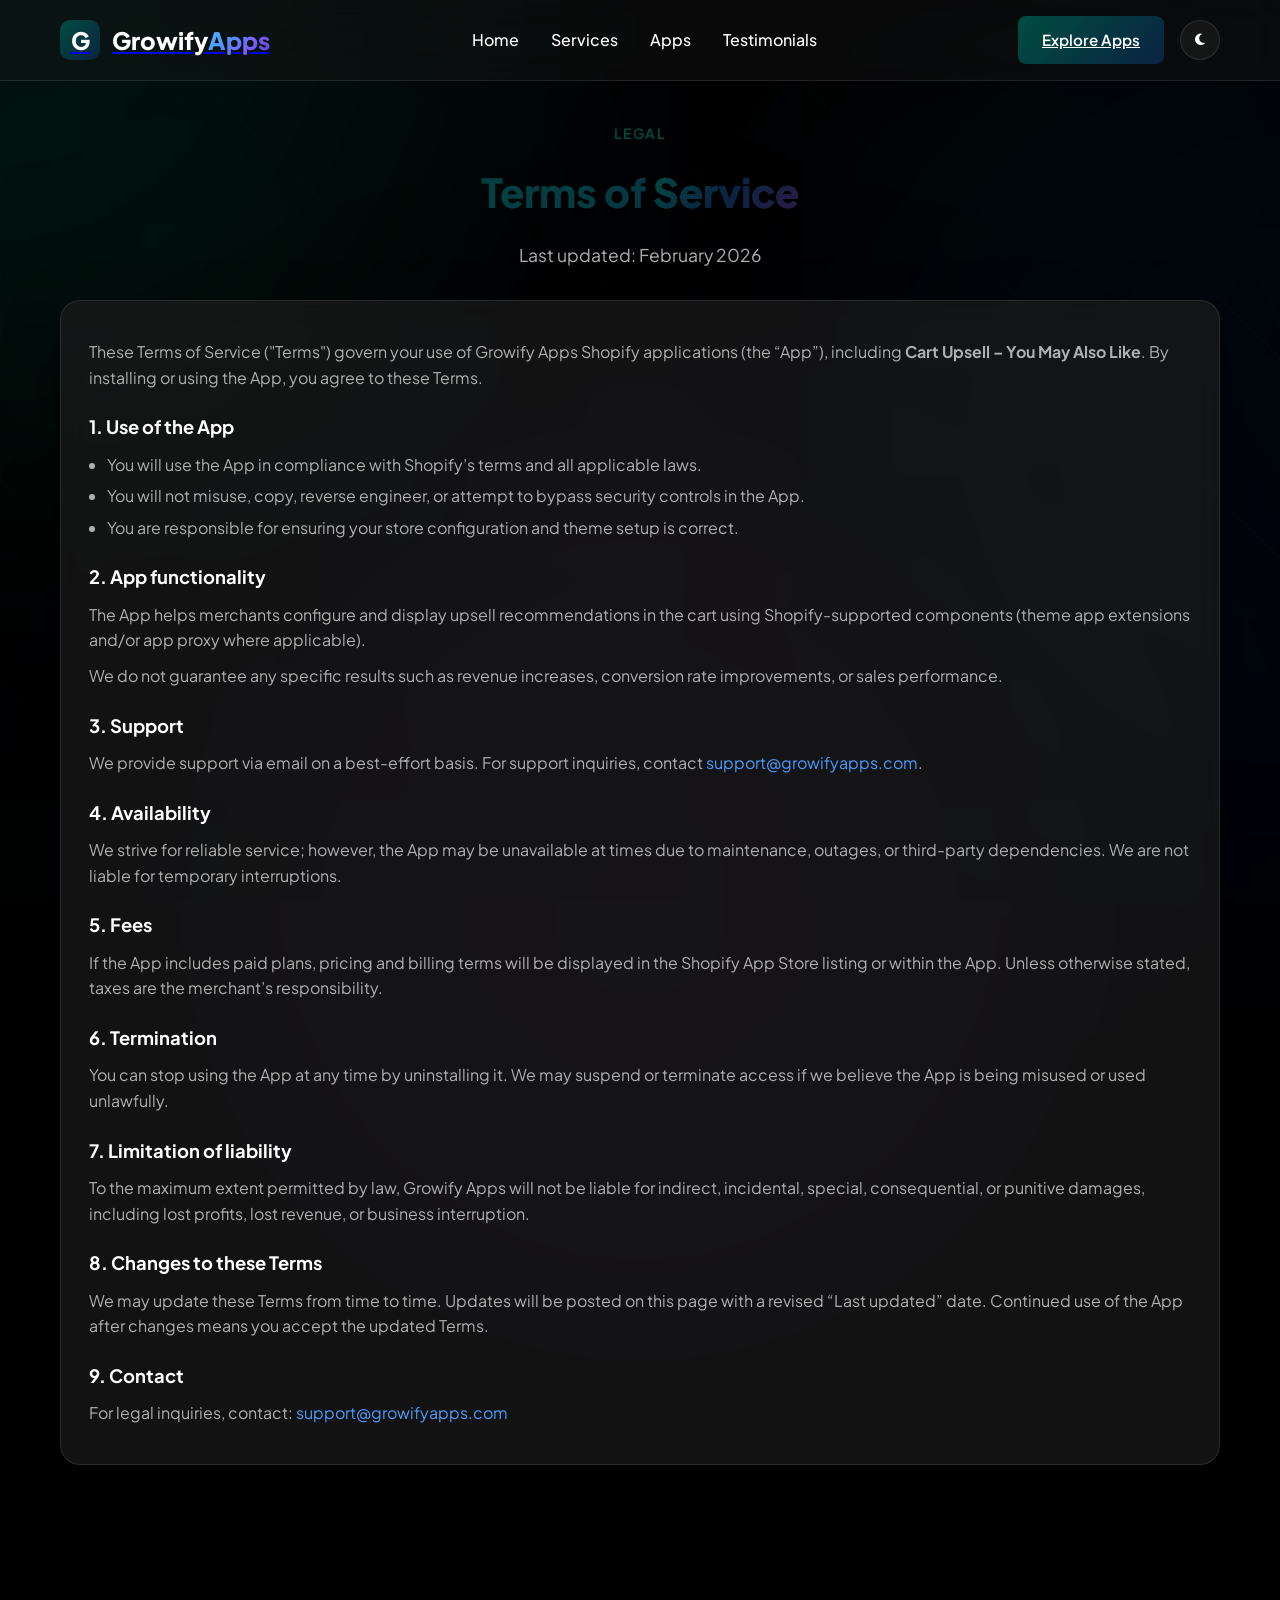
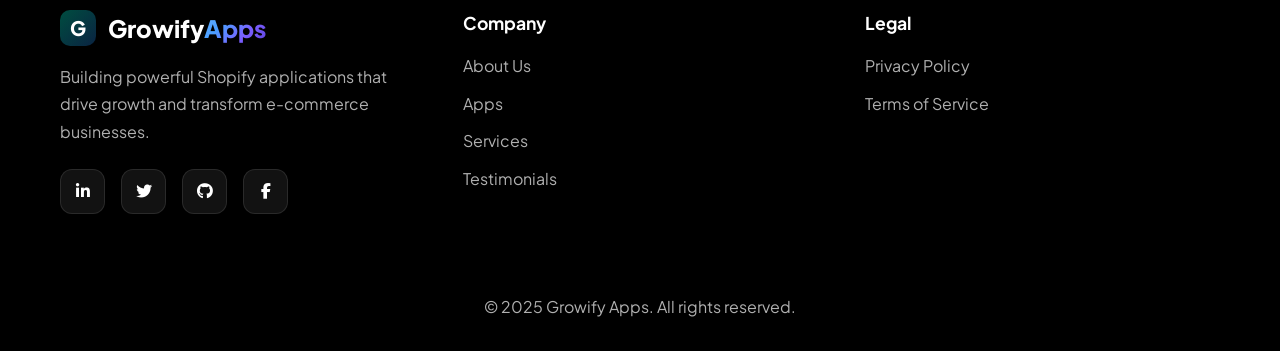
<file: terms-of-service.html>
<!DOCTYPE html>
<html lang="en">
<head>
  <meta charset="UTF-8" />
  <meta name="viewport" content="width=device-width, initial-scale=1.0" />
  <title>Terms of Service | Growify Apps</title>

  <link rel="preconnect" href="https://fonts.googleapis.com" />
  <link rel="preconnect" href="https://fonts.gstatic.com" crossorigin />
  <link href="https://fonts.googleapis.com/css2?family=Plus+Jakarta+Sans:wght@300;400;500;600;700;800&display=swap" rel="stylesheet" />
  <link rel="stylesheet" href="https://cdnjs.cloudflare.com/ajax/libs/font-awesome/6.4.0/css/all.min.css" />
  <link rel="stylesheet" href="styles.css" />
</head>

<body class="dark-mode">
  <div class="global-background-orbs">
    <div class="gradient-orb orb-1"></div>
    <div class="gradient-orb orb-2"></div>
    <div class="gradient-orb orb-3"></div>
  </div>
  <div class="geometric-overlay"></div>
  <div class="geometric-shapes"></div>

  <nav class="navbar">
    <div class="container">
      <div class="nav-wrapper">
        <a class="logo" href="index.html" aria-label="Growify Apps Home">
          <div class="logo-icon">
            <span class="logo-letter">G</span>
          </div>
          <span class="logo-text">
            <span class="logo-text-boostly">Growify</span><span class="logo-text-apps">Apps</span>
          </span>
        </a>

        <ul class="nav-menu" id="navMenu">
          <li><a href="index.html#home">Home</a></li>
          <li><a href="index.html#services">Services</a></li>
          <li><a href="index.html#apps">Apps</a></li>
          <li><a href="index.html#testimonials">Testimonials</a></li>
        </ul>

        <div class="nav-actions">
          <a class="btn-explore-apps" href="index.html#apps">Explore Apps</a>
          <button class="theme-toggle" id="themeToggle" aria-label="Toggle theme">
            <i class="fas fa-moon" id="themeIcon"></i>
          </button>
          <button class="mobile-menu-toggle" id="mobileMenuToggle">
            <i class="fas fa-bars"></i>
          </button>
        </div>
      </div>
    </div>
  </nav>

  <main class="legal-page">
    <div class="container">
      <div class="section-header legal-header">
        <span class="section-badge">Legal</span>
        <h1 class="section-title">Terms of <span class="gradient-text">Service</span></h1>
        <p class="section-description">Last updated: February 2026</p>
      </div>

      <div class="legal-card">
        <p>
          These Terms of Service ("Terms") govern your use of Growify Apps Shopify applications (the “App”), including
          <strong>Cart Upsell – You May Also Like</strong>. By installing or using the App, you agree to these Terms.
        </p>

        <h2>1. Use of the App</h2>
        <ul>
          <li>You will use the App in compliance with Shopify’s terms and all applicable laws.</li>
          <li>You will not misuse, copy, reverse engineer, or attempt to bypass security controls in the App.</li>
          <li>You are responsible for ensuring your store configuration and theme setup is correct.</li>
        </ul>

        <h2>2. App functionality</h2>
        <p>
          The App helps merchants configure and display upsell recommendations in the cart using Shopify-supported
          components (theme app extensions and/or app proxy where applicable).
        </p>
        <p>
          We do not guarantee any specific results such as revenue increases, conversion rate improvements, or sales performance.
        </p>

        <h2>3. Support</h2>
        <p>
          We provide support via email on a best-effort basis. For support inquiries, contact
          <a href="mailto:support@growifyapps.com">support@growifyapps.com</a>.
        </p>

        <h2>4. Availability</h2>
        <p>
          We strive for reliable service; however, the App may be unavailable at times due to maintenance, outages, or
          third-party dependencies. We are not liable for temporary interruptions.
        </p>

        <h2>5. Fees</h2>
        <p>
          If the App includes paid plans, pricing and billing terms will be displayed in the Shopify App Store listing or
          within the App. Unless otherwise stated, taxes are the merchant’s responsibility.
        </p>

        <h2>6. Termination</h2>
        <p>
          You can stop using the App at any time by uninstalling it. We may suspend or terminate access if we believe
          the App is being misused or used unlawfully.
        </p>

        <h2>7. Limitation of liability</h2>
        <p>
          To the maximum extent permitted by law, Growify Apps will not be liable for indirect, incidental, special,
          consequential, or punitive damages, including lost profits, lost revenue, or business interruption.
        </p>

        <h2>8. Changes to these Terms</h2>
        <p>
          We may update these Terms from time to time. Updates will be posted on this page with a revised “Last updated” date.
          Continued use of the App after changes means you accept the updated Terms.
        </p>

        <h2>9. Contact</h2>
        <p>
          For legal inquiries, contact: <a href="mailto:support@growifyapps.com">support@growifyapps.com</a>
        </p>
      </div>
    </div>
  </main>

  <footer class="footer">
    <div class="container">
      <div class="footer-content">
        <div class="footer-section">
          <div class="footer-logo">
            <div class="logo-icon">
              <span class="logo-letter">G</span>
            </div>
            <h3 class="footer-title">
              <span class="logo-text-boostly">Growify</span><span class="logo-text-apps">Apps</span>
            </h3>
          </div>
          <p class="footer-description">
            Building powerful Shopify applications that drive growth and transform e-commerce businesses.
          </p>
          <div class="footer-social">
            <a href="#" class="social-link" aria-label="LinkedIn"><i class="fab fa-linkedin-in"></i></a>
            <a href="#" class="social-link" aria-label="Twitter"><i class="fab fa-twitter"></i></a>
            <a href="#" class="social-link" aria-label="GitHub"><i class="fab fa-github"></i></a>
            <a href="#" class="social-link" aria-label="Facebook"><i class="fab fa-facebook-f"></i></a>
          </div>
        </div>

        <div class="footer-section">
          <h4 class="footer-heading">Company</h4>
          <ul class="footer-links">
            <li><a href="index.html#home">About Us</a></li>
            <li><a href="index.html#apps">Apps</a></li>
            <li><a href="index.html#services">Services</a></li>
            <li><a href="index.html#testimonials">Testimonials</a></li>
          </ul>
        </div>

        <div class="footer-section">
          <h4 class="footer-heading">Legal</h4>
          <ul class="footer-links">
            <li><a href="privacy-policy.html">Privacy Policy</a></li>
            <li><a href="terms-of-service.html">Terms of Service</a></li>
          </ul>
        </div>
      </div>

      <div class="footer-bottom">
        <p>&copy; 2025 Growify Apps. All rights reserved.</p>
      </div>
    </div>
  </footer>

  <script src="script.js"></script>
</body>
</html>
</file>
<file: styles.css>
/* ============================================
   CSS Variables & Theme System
   ============================================ */
:root {
    /* Dark Mode Colors (Default) */
    --bg-primary: #000000;
    --bg-secondary: #000000;
    --bg-tertiary: #1A1A1A;
    --text-primary: #FFFFFF;
    --text-secondary: #B0B0B0;
    --text-tertiary: #808080;
    --accent-green: #004D40;
    --accent-blue: #0A2342;
    --accent-violet: #2E1A47;
    --border-color: rgba(255, 255, 255, 0.1);
    --card-bg: rgba(31, 31, 31, 0.6);
    --glass-bg: rgba(31, 31, 31, 0.3);
    --shadow: rgba(0, 0, 0, 0.5);
}

.light-mode {
    /* Light Mode Colors */
    --bg-primary: #FFFFFF;
    --bg-secondary: #FFFFFF;
    --bg-tertiary: #F5F5F5;
    --text-primary: #000000;
    --text-secondary: #404040;
    --text-tertiary: #606060;
    --accent-green: #00695C;
    --accent-blue: #1565C0;
    --accent-violet: #4A148C;
    --border-color: rgba(0, 0, 0, 0.1);
    --card-bg: rgba(255, 255, 255, 0.8);
    --glass-bg: rgba(255, 255, 255, 0.5);
    --shadow: rgba(0, 0, 0, 0.1);
}

/* ============================================
   Base Styles
   ============================================ */
* {
    margin: 0;
    padding: 0;
    box-sizing: border-box;
}

html {
    scroll-behavior: smooth;
}

body {
    font-family: 'Plus Jakarta Sans', sans-serif;
    background-color: var(--bg-primary);
    color: var(--text-primary);
    line-height: 1.6;
    transition: background-color 0.3s ease, color 0.3s ease;
    overflow-x: hidden;
    position: relative;
}

/* Geometric Background Elements */
body::before {
    content: '';
    position: fixed;
    top: 0;
    left: 0;
    width: 100%;
    height: 100%;
    pointer-events: none;
    z-index: 0;
    opacity: 0.05;
    background-image: 
        radial-gradient(circle at 20% 30%, var(--accent-green) 0%, transparent 50%),
        radial-gradient(circle at 80% 70%, var(--accent-blue) 0%, transparent 50%),
        radial-gradient(circle at 50% 50%, var(--accent-violet) 0%, transparent 50%),
        linear-gradient(45deg, transparent 30%, var(--accent-green) 30%, var(--accent-green) 31%, transparent 31%, transparent 70%, var(--accent-blue) 70%, var(--accent-blue) 71%, transparent 71%);
    background-size: 800px 800px, 600px 600px, 1000px 1000px, 200px 200px;
    background-position: 0% 0%, 100% 100%, 50% 50%, 0 0;
    animation: geometricFloat 30s ease-in-out infinite;
}

/* Repeating Geometric Shapes - Top, Left, Right */
body::after {
    content: '';
    position: fixed;
    top: 0;
    left: 0;
    width: 100%;
    height: 100%;
    pointer-events: none;
    z-index: 0;
    opacity: 0.04;
    background-image: 
        /* Top edge - repeating shapes */
        repeating-linear-gradient(
            90deg,
            transparent 0px,
            transparent 80px,
            var(--accent-green) 80px,
            var(--accent-green) 82px,
            transparent 82px,
            transparent 160px
        ),
        repeating-linear-gradient(
            90deg,
            transparent 40px,
            transparent 120px,
            var(--accent-blue) 120px,
            var(--accent-blue) 122px,
            transparent 122px,
            transparent 200px
        ),
        /* Left edge - repeating shapes */
        repeating-linear-gradient(
            0deg,
            transparent 0px,
            transparent 100px,
            var(--accent-violet) 100px,
            var(--accent-violet) 102px,
            transparent 102px,
            transparent 200px
        ),
        repeating-linear-gradient(
            0deg,
            transparent 50px,
            transparent 150px,
            var(--accent-green) 150px,
            var(--accent-green) 152px,
            transparent 152px,
            transparent 250px
        ),
        /* Right edge - repeating shapes */
        repeating-linear-gradient(
            0deg,
            transparent 0px,
            transparent 120px,
            var(--accent-blue) 120px,
            var(--accent-blue) 122px,
            transparent 122px,
            transparent 240px
        ),
        repeating-linear-gradient(
            0deg,
            transparent 60px,
            transparent 180px,
            var(--accent-violet) 180px,
            var(--accent-violet) 182px,
            transparent 182px,
            transparent 300px
        );
    background-size: 
        100% 2px,  /* Top line 1 */
        100% 2px,  /* Top line 2 */
        2px 100%,  /* Left line 1 */
        2px 100%,  /* Left line 2 */
        2px 100%,  /* Right line 1 */
        2px 100%;  /* Right line 2 */
    background-position: 
        0 0,       /* Top */
        0 4px,     /* Top offset */
        0 0,       /* Left */
        4px 0,     /* Left offset */
        100% 0,    /* Right */
        calc(100% - 4px) 0; /* Right offset */
    background-repeat: no-repeat;
}

@keyframes geometricFloat {
    0%, 100% {
        transform: translate(0, 0) rotate(0deg);
    }
    33% {
        transform: translate(20px, -20px) rotate(2deg);
    }
    66% {
        transform: translate(-20px, 20px) rotate(-2deg);
    }
}

/* Grid Pattern Overlay - Additional geometric shapes */
.geometric-overlay {
    position: fixed;
    top: 0;
    left: 0;
    width: 100%;
    height: 100%;
    pointer-events: none;
    z-index: 0;
    opacity: 0.03;
    background-image: 
        linear-gradient(var(--accent-green) 1px, transparent 1px),
        linear-gradient(90deg, var(--accent-green) 1px, transparent 1px);
    background-size: 100px 100px;
}

/* Repeating Geometric Shapes - Top, Left, Right Edges */
.geometric-shapes {
    position: fixed;
    top: 0;
    left: 0;
    width: 100%;
    height: 100%;
    pointer-events: none;
    z-index: 0;
    opacity: 0.06;
    overflow: hidden;
}

.geometric-shapes::before {
    content: '';
    position: absolute;
    top: 0;
    left: 0;
    width: 100%;
    height: 100%;
    background-image: 
        /* Top edge - repeating geometric shapes */
        repeating-linear-gradient(
            90deg,
            transparent 0px,
            transparent 60px,
            var(--accent-green) 60px,
            var(--accent-green) 62px,
            transparent 62px,
            transparent 120px
        ),
        repeating-linear-gradient(
            90deg,
            transparent 30px,
            transparent 90px,
            var(--accent-blue) 90px,
            var(--accent-blue) 92px,
            transparent 92px,
            transparent 150px
        ),
        repeating-linear-gradient(
            90deg,
            transparent 15px,
            transparent 75px,
            var(--accent-violet) 75px,
            var(--accent-violet) 77px,
            transparent 77px,
            transparent 135px
        ),
        /* Left edge - repeating geometric shapes */
        repeating-linear-gradient(
            0deg,
            transparent 0px,
            transparent 80px,
            var(--accent-green) 80px,
            var(--accent-green) 82px,
            transparent 82px,
            transparent 160px
        ),
        repeating-linear-gradient(
            0deg,
            transparent 40px,
            transparent 120px,
            var(--accent-blue) 120px,
            var(--accent-blue) 122px,
            transparent 122px,
            transparent 200px
        ),
        repeating-linear-gradient(
            0deg,
            transparent 20px,
            transparent 100px,
            var(--accent-violet) 100px,
            var(--accent-violet) 102px,
            transparent 102px,
            transparent 180px
        ),
        /* Right edge - repeating geometric shapes */
        repeating-linear-gradient(
            0deg,
            transparent 0px,
            transparent 100px,
            var(--accent-green) 100px,
            var(--accent-green) 102px,
            transparent 102px,
            transparent 200px
        ),
        repeating-linear-gradient(
            0deg,
            transparent 50px,
            transparent 150px,
            var(--accent-blue) 150px,
            var(--accent-blue) 152px,
            transparent 152px,
            transparent 250px
        ),
        repeating-linear-gradient(
            0deg,
            transparent 25px,
            transparent 125px,
            var(--accent-violet) 125px,
            var(--accent-violet) 127px,
            transparent 127px,
            transparent 225px
        );
    background-size: 
        100% 3px,  /* Top line 1 */
        100% 3px,  /* Top line 2 */
        100% 3px,  /* Top line 3 */
        3px 100%,  /* Left line 1 */
        3px 100%,  /* Left line 2 */
        3px 100%,  /* Left line 3 */
        3px 100%,  /* Right line 1 */
        3px 100%,  /* Right line 2 */
        3px 100%;  /* Right line 3 */
    background-position: 
        0 0,       /* Top 1 */
        0 6px,     /* Top 2 offset */
        0 12px,    /* Top 3 offset */
        0 0,       /* Left 1 */
        6px 0,     /* Left 2 offset */
        12px 0,    /* Left 3 offset */
        100% 0,    /* Right 1 */
        calc(100% - 6px) 0, /* Right 2 offset */
        calc(100% - 12px) 0; /* Right 3 offset */
    background-repeat: no-repeat;
}


.container {
    max-width: 1200px;
    margin: 0 auto;
    padding: 0 20px;
}

/* ============================================
   Navigation
   ============================================ */
.navbar {
    position: fixed;
    top: 0;
    left: 0;
    right: 0;
    z-index: 1000;
    background: var(--glass-bg);
    backdrop-filter: blur(20px);
    -webkit-backdrop-filter: blur(20px);
    border-bottom: 1px solid var(--border-color);
    transition: all 0.3s ease;
}

.nav-wrapper {
    display: flex;
    justify-content: space-between;
    align-items: center;
    padding: 1rem 0;
}

.logo {
    display: flex;
    align-items: center;
    gap: 0.75rem;
}

.logo-icon {
    width: 40px;
    height: 40px;
    background: linear-gradient(135deg, var(--accent-green), var(--accent-blue));
    border-radius: 10px;
    display: flex;
    align-items: center;
    justify-content: center;
    flex-shrink: 0;
}

.logo-letter {
    color: white;
    font-size: 1.5rem;
    font-weight: 800;
    font-family: 'Plus Jakarta Sans', sans-serif;
}

.logo-text {
    font-size: 1.5rem;
    font-weight: 800;
    display: inline-flex;
    align-items: baseline;
}

.logo-text-boostly {
    color: white;
}

.logo-text-apps {
    background: linear-gradient(135deg, #6BB6FF, #4A9EFF, #7B5FFF, #5A3FD9);
    -webkit-background-clip: text;
    -webkit-text-fill-color: transparent;
    background-clip: text;
}

.nav-menu {
    display: flex;
    list-style: none;
    gap: 2rem;
    align-items: center;
}

.nav-menu a {
    color: var(--text-primary);
    text-decoration: none;
    font-weight: 500;
    transition: color 0.3s ease;
    position: relative;
}

.nav-menu a::after {
    content: '';
    position: absolute;
    bottom: -5px;
    left: 0;
    width: 0;
    height: 2px;
    background: linear-gradient(90deg, var(--accent-green), var(--accent-blue));
    transition: width 0.3s ease;
}

.nav-menu a:hover::after {
    width: 100%;
}

.nav-menu a:hover {
    color: var(--accent-green);
}

.nav-actions {
    display: flex;
    align-items: center;
    gap: 1rem;
}

.btn-explore-apps {
    background: linear-gradient(135deg, var(--accent-green), var(--accent-blue));
    color: white;
    border: none;
    padding: 0.75rem 1.5rem;
    border-radius: 8px;
    font-weight: 600;
    cursor: pointer;
    transition: all 0.3s ease;
    font-family: 'Plus Jakarta Sans', sans-serif;
    font-size: 0.95rem;
    white-space: nowrap;
    position: relative;
    overflow: hidden;
}

.btn-explore-apps::before {
    content: '';
    position: absolute;
    top: 0;
    left: -100%;
    width: 100%;
    height: 100%;
    background: linear-gradient(
        90deg,
        transparent,
        rgba(255, 255, 255, 0.4),
        transparent
    );
    transition: left 0.6s ease;
    z-index: 1;
}

.btn-explore-apps:hover {
    transform: translateY(-2px);
    box-shadow: 0 10px 25px rgba(0, 77, 64, 0.3);
}

.btn-explore-apps:hover::before {
    left: 100%;
}

.btn-explore-apps > * {
    position: relative;
    z-index: 2;
}

.btn-explore-apps:active {
    transform: translateY(0);
}

.theme-toggle {
    background: var(--card-bg);
    border: 1px solid var(--border-color);
    color: var(--text-primary);
    width: 40px;
    height: 40px;
    border-radius: 50%;
    cursor: pointer;
    display: flex;
    align-items: center;
    justify-content: center;
    transition: all 0.3s ease;
}

.theme-toggle:hover {
    background: var(--bg-tertiary);
    transform: rotate(15deg);
}

.mobile-menu-toggle {
    display: none;
    background: transparent;
    border: none;
    color: var(--text-primary);
    font-size: 1.5rem;
    cursor: pointer;
}

/* ============================================
   Buttons
   ============================================ */
.btn-primary {
    background: linear-gradient(135deg, var(--accent-green), var(--accent-blue));
    color: white;
    border: none;
    padding: 0.75rem 1.5rem;
    border-radius: 8px;
    font-weight: 600;
    cursor: pointer;
    transition: all 0.3s ease;
    font-family: 'Plus Jakarta Sans', sans-serif;
    font-size: 1rem;
}

.btn-primary:hover {
    transform: translateY(-2px);
    box-shadow: 0 10px 25px rgba(0, 77, 64, 0.3);
}

.btn-primary:active {
    transform: translateY(0);
}

.btn-secondary {
    background: transparent;
    color: var(--text-primary);
    border: 2px solid var(--border-color);
    padding: 0.75rem 1.5rem;
    border-radius: 8px;
    font-weight: 600;
    cursor: pointer;
    transition: all 0.3s ease;
    font-family: 'Plus Jakarta Sans', sans-serif;
    font-size: 1rem;
}

.btn-secondary:hover {
    background: var(--card-bg);
    border-color: var(--accent-green);
}

.btn-large {
    padding: 1rem 2rem;
    font-size: 1.1rem;
}

.btn-block {
    width: 100%;
}

/* ============================================
   Hero Section
   ============================================ */
.hero {
    min-height: 100vh;
    display: flex;
    align-items: center;
    position: relative;
    padding-top: 80px;
    overflow: hidden;
}

.hero-background,
.global-background-orbs {
    position: fixed;
    top: 0;
    left: 0;
    right: 0;
    bottom: 0;
    z-index: -1;
    overflow: hidden;
    pointer-events: none;
    width: 100%;
    height: 100%;
}

.gradient-orb {
    position: fixed;
    border-radius: 50%;
    filter: blur(150px);
    opacity: 0.2;
    animation: float 40s infinite ease-in-out;
    pointer-events: none;
}

.orb-1 {
    width: 1000px;
    height: 1000px;
    background: var(--accent-green);
    top: -500px;
    left: -500px;
    animation-delay: 0s;
}

.orb-2 {
    width: 900px;
    height: 900px;
    background: var(--accent-blue);
    top: 50%;
    right: -450px;
    transform: translateY(-50%);
    animation-delay: 5s;
}

.orb-3 {
    width: 850px;
    height: 850px;
    background: var(--accent-violet);
    bottom: -425px;
    left: 50%;
    transform: translateX(-50%);
    animation-delay: 10s;
}

@keyframes float {
    0%, 100% {
        transform: translate(0, 0) scale(1);
    }
    33% {
        transform: translate(40px, -40px) scale(1.03);
    }
    66% {
        transform: translate(-30px, 30px) scale(0.97);
    }
}

@keyframes floatBlue {
    0%, 100% {
        transform: translateY(-50%) translate(0, 0) scale(1);
    }
    33% {
        transform: translateY(-50%) translate(40px, -40px) scale(1.03);
    }
    66% {
        transform: translateY(-50%) translate(-30px, 30px) scale(0.97);
    }
}

@keyframes floatViolet {
    0%, 100% {
        transform: translateX(-50%) translate(0, 0) scale(1);
    }
    33% {
        transform: translateX(-50%) translate(40px, -40px) scale(1.03);
    }
    66% {
        transform: translateX(-50%) translate(-30px, 30px) scale(0.97);
    }
}

/* Shimmer/Shine Animation */
@keyframes shimmer {
    0% {
        transform: translateX(-100%) translateY(-100%) rotate(45deg);
    }
    100% {
        transform: translateX(100%) translateY(100%) rotate(45deg);
    }
}

@keyframes shine {
    0% {
        left: -100%;
    }
    100% {
        left: 100%;
    }
}

.orb-2 {
    animation-name: floatBlue;
}

.orb-3 {
    animation-name: floatViolet;
}

.hero-content {
    text-align: center;
    max-width: 900px;
    margin: 0 auto;
    z-index: 1;
}

.hero-badge {
    display: inline-flex;
    align-items: center;
    gap: 0.5rem;
    padding: 0.5rem 1rem;
    background: var(--card-bg);
    backdrop-filter: blur(20px);
    -webkit-backdrop-filter: blur(20px);
    border: 1px solid var(--border-color);
    border-radius: 50px;
    margin-bottom: 2rem;
    font-size: 0.875rem;
    font-weight: 500;
    color: var(--text-secondary);
    animation: fadeInUp 0.8s ease;
}

.hero-badge i {
    color: var(--accent-green);
    font-size: 0.875rem;
}

.hero-title {
    font-size: 3.5rem;
    font-weight: 800;
    line-height: 1.2;
    margin-bottom: 1.5rem;
    animation: fadeInUp 0.8s ease;
    position: relative;
    display: inline-block;
    padding: 1rem 2rem;
}

.hero-title-bg {
    position: absolute;
    top: 50%;
    left: 50%;
    transform: translate(-50%, -50%);
    width: 150%;
    height: 150%;
    background: var(--accent-green);
    border-radius: 50%;
    z-index: -1;
    filter: blur(80px);
    opacity: 0.25;
    animation: titleGlow 6s ease-in-out infinite;
}

@keyframes titleGlow {
    0%, 100% {
        opacity: 0.25;
        transform: translate(-50%, -50%) scale(1);
    }
    50% {
        opacity: 0.35;
        transform: translate(-50%, -50%) scale(1.15);
    }
}

.gradient-text {
    background: linear-gradient(135deg, var(--accent-green), var(--accent-blue), var(--accent-violet));
    -webkit-background-clip: text;
    -webkit-text-fill-color: transparent;
    background-clip: text;
}

.hero-subtitle {
    font-size: 1.25rem;
    color: var(--text-secondary);
    margin-bottom: 2.5rem;
    animation: fadeInUp 0.8s ease 0.2s both;
}

.hero-cta {
    display: none;
}

.hero-stats {
    display: flex;
    justify-content: center;
    gap: 4rem;
    animation: fadeInUp 0.8s ease 0.6s both;
    flex-wrap: wrap;
    border: none;
    border-top: none;
    border-bottom: none;
    padding-top: 0;
    margin-top: 0;
}

.stat-item {
    text-align: center;
}

.stat-number {
    font-size: 2.5rem;
    font-weight: 800;
    background: linear-gradient(135deg, var(--accent-green), var(--accent-blue));
    -webkit-background-clip: text;
    -webkit-text-fill-color: transparent;
    background-clip: text;
    margin-bottom: 0.5rem;
}

.hero-stats .stat-label {
    color: var(--text-secondary);
    font-size: 0.9rem;
}

@keyframes fadeInUp {
    from {
        opacity: 0;
        transform: translateY(30px);
    }
    to {
        opacity: 1;
        transform: translateY(0);
    }
}

/* ============================================
   Section Styles
   ============================================ */
section {
    padding: 6rem 0;
    position: relative;
    z-index: 1;
    background: var(--bg-primary);
    border: none;
    border-top: none;
    border-bottom: none;
    margin: 0;
}

.section-header {
    text-align: center;
    max-width: 700px;
    margin: 0 auto 4rem;
}

.section-badge {
    display: inline-block;
    color: var(--accent-green);
    font-weight: 600;
    font-size: 0.875rem;
    text-transform: uppercase;
    letter-spacing: 0.1em;
    margin-bottom: 1rem;
}

.section-title {
    font-size: 2.5rem;
    font-weight: 800;
    margin-bottom: 1rem;
    background: linear-gradient(135deg, var(--accent-green), var(--accent-blue));
    -webkit-background-clip: text;
    -webkit-text-fill-color: transparent;
    background-clip: text;
}

.section-description {
    font-size: 1.1rem;
    color: var(--text-secondary);
    line-height: 1.8;
}

/* ============================================
   Services Section
   ============================================ */
.services {
    background: var(--bg-primary);
    position: relative;
}

.services-grid {
    display: grid;
    grid-template-columns: repeat(auto-fit, minmax(320px, 1fr));
    gap: 2rem;
}

.service-card {
    background: var(--card-bg);
    backdrop-filter: blur(20px);
    -webkit-backdrop-filter: blur(20px);
    border: 1px solid var(--border-color);
    border-radius: 16px;
    padding: 2rem;
    transition: all 0.3s ease;
    position: relative;
    overflow: hidden;
}

.service-card::before {
    content: '';
    position: absolute;
    top: 0;
    left: 0;
    right: 0;
    height: 4px;
    background: linear-gradient(90deg, var(--accent-green), var(--accent-blue), var(--accent-violet));
    transform: scaleX(0);
    transition: transform 0.3s ease;
    z-index: 1;
}

.service-card::after {
    content: '';
    position: absolute;
    top: -50%;
    left: -50%;
    width: 200%;
    height: 200%;
    background: linear-gradient(
        45deg,
        transparent,
        rgba(255, 255, 255, 0.1),
        transparent
    );
    transform: rotate(45deg);
    opacity: 0;
    transition: opacity 0.6s ease;
    z-index: 1;
    pointer-events: none;
}

.service-card:hover::before {
    transform: scaleX(1);
}

.service-card:hover::after {
    opacity: 1;
    animation: shimmer 1.5s ease-in-out;
}

.service-card:hover {
    transform: translateY(-10px);
    box-shadow: 0 20px 40px var(--shadow);
    border-color: var(--accent-green);
}

.service-card > * {
    position: relative;
    z-index: 2;
}

.service-icon {
    width: 60px;
    height: 60px;
    background: linear-gradient(135deg, var(--accent-green), var(--accent-blue));
    border-radius: 12px;
    display: flex;
    align-items: center;
    justify-content: center;
    font-size: 1.5rem;
    color: white;
    margin-bottom: 1.5rem;
}

.service-title {
    font-size: 1.5rem;
    font-weight: 700;
    margin-bottom: 1rem;
}

.service-description {
    color: var(--text-secondary);
    margin-bottom: 1.5rem;
    line-height: 1.7;
}

.service-features {
    list-style: none;
}

.service-features li {
    color: var(--text-secondary);
    margin-bottom: 0.5rem;
    display: flex;
    align-items: center;
    gap: 0.5rem;
}

.service-features i {
    color: var(--accent-green);
    font-size: 0.8rem;
}

/* ============================================
   Benefits Section
   ============================================ */
.benefits-grid {
    display: grid;
    grid-template-columns: repeat(auto-fit, minmax(250px, 1fr));
    gap: 2rem;
}

.benefit-card {
    text-align: center;
    padding: 2rem;
    background: var(--card-bg);
    backdrop-filter: blur(20px);
    -webkit-backdrop-filter: blur(20px);
    border: 1px solid var(--border-color);
    border-radius: 16px;
    transition: all 0.3s ease;
    position: relative;
    overflow: hidden;
}

.benefit-card::after {
    content: '';
    position: absolute;
    top: -50%;
    left: -50%;
    width: 200%;
    height: 200%;
    background: linear-gradient(
        45deg,
        transparent,
        rgba(255, 255, 255, 0.1),
        transparent
    );
    transform: rotate(45deg);
    opacity: 0;
    transition: opacity 0.6s ease;
    z-index: 1;
    pointer-events: none;
}

.benefit-card:hover::after {
    opacity: 1;
    animation: shimmer 1.5s ease-in-out;
}

.benefit-card:hover {
    transform: translateY(-5px);
    box-shadow: 0 15px 30px var(--shadow);
}

.benefit-card > * {
    position: relative;
    z-index: 2;
}

.benefit-icon {
    width: 80px;
    height: 80px;
    margin: 0 auto 1.5rem;
    background: linear-gradient(135deg, var(--accent-green), var(--accent-blue));
    border-radius: 50%;
    display: flex;
    align-items: center;
    justify-content: center;
    font-size: 2rem;
    color: white;
}

.benefit-title {
    font-size: 1.3rem;
    font-weight: 700;
    margin-bottom: 1rem;
}

.benefit-description {
    color: var(--text-secondary);
    line-height: 1.7;
    margin-bottom: 1rem;
}

.benefit-stat {
    display: flex;
    align-items: baseline;
    gap: 0;
    margin-top: 1rem;
    flex-wrap: nowrap;
    white-space: nowrap;
}

.stat-value {
    font-size: 1.75rem;
    font-weight: 800;
    background: linear-gradient(135deg, var(--accent-green), var(--accent-blue));
    -webkit-background-clip: text;
    -webkit-text-fill-color: transparent;
    background-clip: text;
    display: inline-block;
}

.stat-label {
    font-size: 0.875rem;
    color: var(--text-secondary);
    display: inline-block;
    margin-left: 0.25rem;
}

/* ============================================
   Portfolio Section
   ============================================ */
.portfolio {
    background: var(--bg-primary);
    position: relative;
}

.portfolio-grid {
    display: grid;
    grid-template-columns: repeat(auto-fit, minmax(280px, 1fr));
    gap: 2rem;
}

.portfolio-card {
    background: var(--card-bg);
    backdrop-filter: blur(20px);
    -webkit-backdrop-filter: blur(20px);
    border: 1px solid var(--border-color);
    border-radius: 16px;
    overflow: hidden;
    transition: all 0.3s ease;
    display: flex;
    flex-direction: column;
    position: relative;
}

.portfolio-card::after {
    content: '';
    position: absolute;
    top: -50%;
    left: -50%;
    width: 200%;
    height: 200%;
    background: linear-gradient(
        45deg,
        transparent,
        rgba(255, 255, 255, 0.1),
        transparent
    );
    transform: rotate(45deg);
    opacity: 0;
    transition: opacity 0.6s ease;
    z-index: 1;
    pointer-events: none;
}

.portfolio-card:hover::after {
    opacity: 1;
    animation: shimmer 1.5s ease-in-out;
}

.portfolio-card:hover {
    transform: translateY(-10px);
    box-shadow: 0 20px 40px var(--shadow);
}

.portfolio-card > * {
    position: relative;
    z-index: 2;
}

.portfolio-image {
    height: 200px;
    background: linear-gradient(135deg, var(--accent-green), var(--accent-blue));
    display: flex;
    align-items: center;
    justify-content: center;
    flex-shrink: 0;
    overflow: hidden;
    border-radius: 16px 16px 0 0;
}

.portfolio-placeholder {
    font-size: 4rem;
    color: white;
    opacity: 0.8;
}

.portfolio-content {
    padding: 1.5rem;
    display: flex;
    flex-direction: column;
    flex: 1;
    gap: 1rem;
    min-height: 0;
}

.portfolio-title {
    font-size: 1.3rem;
    font-weight: 700;
    margin-bottom: 0.75rem;
}

.portfolio-rating {
    display: flex;
    align-items: center;
    gap: 0.5rem;
    margin-bottom: 1rem;
}

.portfolio-rating .stars {
    display: flex;
    gap: 0.25rem;
}

.portfolio-rating .stars i {
    color: #FFD700;
    font-size: 0.875rem;
}

.rating-value {
    font-weight: 600;
    font-size: 0.875rem;
}

.rating-count {
    color: var(--text-secondary);
    font-size: 0.875rem;
}

.portfolio-description {
    color: var(--text-secondary);
    margin-bottom: 1rem;
    line-height: 1.6;
    font-size: 0.95rem;
}

.portfolio-features {
    display: flex;
    flex-wrap: wrap;
    gap: 0.5rem;
    margin-bottom: 0;
}

.feature-tag {
    background: var(--bg-tertiary);
    color: var(--text-primary);
    padding: 0.25rem 0.75rem;
    border-radius: 20px;
    font-size: 0.8rem;
    font-weight: 500;
}

.btn-install {
    width: 100%;
    background: linear-gradient(135deg, var(--accent-green), var(--accent-blue));
    color: white !important;
    border: none;
    padding: 0.75rem 1.5rem;
    border-radius: 8px;
    font-weight: 600;
    cursor: pointer;
    transition: all 0.3s ease;
    font-family: 'Plus Jakarta Sans', sans-serif;
    font-size: 0.95rem;
    margin-top: 1.5rem;
    white-space: nowrap;
    display: block !important;
    text-align: center;
    opacity: 1 !important;
    visibility: visible !important;
    position: relative;
    z-index: 10;
    flex-shrink: 0;
    overflow: hidden;
}

.btn-install::before {
    content: '';
    position: absolute;
    top: 0;
    left: -100%;
    width: 100%;
    height: 100%;
    background: linear-gradient(
        90deg,
        transparent,
        rgba(255, 255, 255, 0.4),
        transparent
    );
    transition: left 0.6s ease;
    z-index: 1;
}

.btn-install:hover {
    transform: translateY(-2px);
    box-shadow: 0 10px 25px rgba(0, 77, 64, 0.3);
}

.btn-install:hover::before {
    left: 100%;
}

.btn-install > * {
    position: relative;
    z-index: 2;
}

.btn-install:active {
    transform: translateY(0);
}

/* ============================================
   Testimonials Section
   ============================================ */
.testimonials-grid {
    display: grid;
    grid-template-columns: repeat(auto-fit, minmax(300px, 1fr));
    gap: 2rem;
    margin-bottom: 3rem;
}

.testimonial-card {
    background: var(--card-bg);
    backdrop-filter: blur(20px);
    -webkit-backdrop-filter: blur(20px);
    border: 1px solid var(--border-color);
    border-radius: 16px;
    padding: 2rem;
    transition: all 0.3s ease;
    position: relative;
}

.testimonial-quote {
    font-size: 2.5rem;
    color: var(--accent-green);
    opacity: 0.2;
    margin-bottom: 1rem;
}

.testimonial-quote i {
    font-size: 2.5rem;
}

.testimonial-card:hover {
    transform: translateY(-5px);
    box-shadow: 0 15px 30px var(--shadow);
}

.testimonial-rating {
    color: #FFD700;
    margin-bottom: 1rem;
    font-size: 1.2rem;
}

.testimonial-text {
    color: var(--text-secondary);
    line-height: 1.8;
    margin-bottom: 1.5rem;
    font-style: italic;
}

.testimonial-author {
    display: flex;
    align-items: center;
    gap: 1rem;
}

.author-avatar {
    width: 50px;
    height: 50px;
    background: linear-gradient(135deg, var(--accent-green), var(--accent-blue));
    border-radius: 50%;
    display: flex;
    align-items: center;
    justify-content: center;
    color: white;
    font-size: 1rem;
    font-weight: 700;
    flex-shrink: 0;
}

.author-avatar span {
    color: white;
}

.author-name {
    font-weight: 600;
    margin-bottom: 0.25rem;
}

.author-role {
    color: var(--text-secondary);
    font-size: 0.9rem;
}

.client-logos-section {
    text-align: center;
    margin-top: 3rem;
}

.client-logos-text {
    font-size: 0.875rem;
    color: var(--text-secondary);
    margin-bottom: 2rem;
}

.client-logos {
    display: flex;
    justify-content: center;
    align-items: center;
    gap: 3rem;
    flex-wrap: wrap;
    padding: 2rem;
    background: var(--card-bg);
    backdrop-filter: blur(20px);
    -webkit-backdrop-filter: blur(20px);
    border: 1px solid var(--border-color);
    border-radius: 16px;
}

.logo-item {
    font-size: 1.5rem;
    font-weight: 700;
    color: var(--text-secondary);
    opacity: 0.4;
    transition: all 0.3s ease;
}

.logo-item:hover {
    opacity: 1;
    color: var(--text-primary);
}

/* ============================================
   How It Works Section
   ============================================ */
.how-it-works {
    background: var(--bg-primary);
    position: relative;
}

.process-steps {
    display: flex;
    justify-content: center;
    align-items: flex-start;
    gap: 2rem;
    flex-wrap: wrap;
    position: relative;
}

.process-step {
    flex: 1;
    min-width: 280px;
    max-width: 350px;
    text-align: center;
    position: relative;
}

.step-number {
    font-size: 1rem;
    font-weight: 700;
    color: var(--text-tertiary);
    margin-bottom: 1rem;
}

.step-icon {
    width: 100px;
    height: 100px;
    margin: 0 auto 1.5rem;
    background: linear-gradient(135deg, var(--accent-green), var(--accent-blue));
    border-radius: 50%;
    display: flex;
    align-items: center;
    justify-content: center;
    font-size: 2.5rem;
    color: white;
    position: relative;
}

.step-icon::after {
    content: '';
    position: absolute;
    inset: -5px;
    border-radius: 50%;
    border: 2px solid var(--accent-green);
    opacity: 0.3;
    animation: pulse 2s infinite;
}

@keyframes pulse {
    0%, 100% {
        transform: scale(1);
        opacity: 0.3;
    }
    50% {
        transform: scale(1.1);
        opacity: 0.1;
    }
}

.step-title {
    font-size: 1.5rem;
    font-weight: 700;
    margin-bottom: 1rem;
}

.step-description {
    color: var(--text-secondary);
    line-height: 1.7;
}

.process-connector {
    display: flex;
    align-items: center;
    color: var(--accent-green);
    font-size: 2rem;
    margin-top: 50px;
}

/* ============================================
   Pricing Section
   ============================================ */
.pricing-grid {
    display: grid;
    grid-template-columns: repeat(auto-fit, minmax(300px, 1fr));
    gap: 2rem;
    max-width: 1100px;
    margin: 0 auto;
}

.pricing-card {
    background: var(--card-bg);
    backdrop-filter: blur(20px);
    -webkit-backdrop-filter: blur(20px);
    border: 1px solid var(--border-color);
    border-radius: 16px;
    padding: 2.5rem;
    position: relative;
    transition: all 0.3s ease;
}

.pricing-card:hover {
    transform: translateY(-10px);
    box-shadow: 0 20px 40px var(--shadow);
}

.pricing-card.featured {
    border: 2px solid var(--accent-green);
    transform: scale(1.05);
}

.pricing-card.featured:hover {
    transform: scale(1.05) translateY(-10px);
}

.pricing-badge {
    position: absolute;
    top: -15px;
    left: 50%;
    transform: translateX(-50%);
    background: linear-gradient(135deg, var(--accent-green), var(--accent-blue));
    color: white;
    padding: 0.5rem 1.5rem;
    border-radius: 20px;
    font-size: 0.85rem;
    font-weight: 600;
}

.pricing-header {
    text-align: center;
    margin-bottom: 2rem;
}

.pricing-tier {
    font-size: 1.5rem;
    font-weight: 700;
    margin-bottom: 1rem;
}

.pricing-price {
    display: flex;
    flex-direction: column;
    align-items: center;
    margin-bottom: 1rem;
}

.price-amount {
    font-size: 3rem;
    font-weight: 800;
    background: linear-gradient(135deg, var(--accent-green), var(--accent-blue));
    -webkit-background-clip: text;
    -webkit-text-fill-color: transparent;
    background-clip: text;
}

.price-period {
    color: var(--text-secondary);
    font-size: 0.9rem;
}

.pricing-description {
    color: var(--text-secondary);
    font-size: 0.95rem;
}

.pricing-features {
    list-style: none;
    margin-bottom: 2rem;
}

.pricing-features li {
    padding: 0.75rem 0;
    color: var(--text-secondary);
    display: flex;
    align-items: center;
    gap: 0.75rem;
    border-bottom: 1px solid var(--border-color);
}

.pricing-features li:last-child {
    border-bottom: none;
}

.pricing-features i {
    color: var(--accent-green);
    font-size: 0.9rem;
}

/* ============================================
   Contact Section
   ============================================ */
.contact {
    background: var(--bg-primary);
    position: relative;
}

.contact-wrapper {
    display: grid;
    grid-template-columns: 1fr 1.5fr;
    gap: 3rem;
    max-width: 1000px;
    margin: 0 auto;
}

.contact-info {
    display: flex;
    flex-direction: column;
    gap: 2rem;
}

.contact-item {
    display: flex;
    gap: 1.5rem;
    align-items: flex-start;
}

.contact-icon {
    width: 50px;
    height: 50px;
    background: linear-gradient(135deg, var(--accent-green), var(--accent-blue));
    border-radius: 12px;
    display: flex;
    align-items: center;
    justify-content: center;
    color: white;
    font-size: 1.2rem;
    flex-shrink: 0;
}

.contact-details h4 {
    font-size: 1.1rem;
    font-weight: 600;
    margin-bottom: 0.5rem;
}

.contact-details p {
    color: var(--text-secondary);
}

.social-links {
    display: flex;
    gap: 1rem;
    margin-top: 1rem;
}

.social-link {
    width: 45px;
    height: 45px;
    background: var(--card-bg);
    border: 1px solid var(--border-color);
    border-radius: 12px;
    display: flex;
    align-items: center;
    justify-content: center;
    color: var(--text-primary);
    text-decoration: none;
    transition: all 0.3s ease;
}

.social-link:hover {
    background: linear-gradient(135deg, var(--accent-green), var(--accent-blue));
    color: white;
    transform: translateY(-3px);
}

.contact-form {
    background: var(--card-bg);
    backdrop-filter: blur(20px);
    -webkit-backdrop-filter: blur(20px);
    border: 1px solid var(--border-color);
    border-radius: 16px;
    padding: 2rem;
}

.form-group {
    margin-bottom: 1.5rem;
}

.form-group input,
.form-group textarea {
    width: 100%;
    padding: 1rem;
    background: var(--bg-tertiary);
    border: 1px solid var(--border-color);
    border-radius: 8px;
    color: var(--text-primary);
    font-family: 'Plus Jakarta Sans', sans-serif;
    font-size: 1rem;
    transition: all 0.3s ease;
}

.form-group input:focus,
.form-group textarea:focus {
    outline: none;
    border-color: var(--accent-green);
    box-shadow: 0 0 0 3px rgba(0, 77, 64, 0.1);
}

.form-group textarea {
    resize: vertical;
    min-height: 150px;
}

/* ============================================
   Footer
   ============================================ */
.footer {
    background: var(--bg-primary);
    border-top: none;
    padding: 4rem 0 2rem;
}

.footer-content {
    display: grid;
    grid-template-columns: repeat(auto-fit, minmax(200px, 1fr));
    gap: 3rem;
    margin-bottom: 3rem;
}

.footer-logo {
    display: flex;
    align-items: center;
    gap: 0.75rem;
    margin-bottom: 1rem;
}

.footer-logo .logo-icon {
    width: 36px;
    height: 36px;
    background: linear-gradient(135deg, var(--accent-green), var(--accent-blue));
}

.footer-logo .logo-letter {
    font-size: 1.25rem;
}

.footer-title {
    font-size: 1.5rem;
    font-weight: 800;
    display: inline-flex;
    align-items: baseline;
}

.footer-title .logo-text-boostly {
    color: white;
}

.footer-title .logo-text-apps {
    background: linear-gradient(135deg, #6BB6FF, #4A9EFF, #7B5FFF, #5A3FD9);
    -webkit-background-clip: text;
    -webkit-text-fill-color: transparent;
    background-clip: text;
}

.footer-description {
    color: var(--text-secondary);
    margin-bottom: 1.5rem;
    line-height: 1.7;
}

.footer-heading {
    font-size: 1.1rem;
    font-weight: 700;
    margin-bottom: 1rem;
}

.footer-links {
    list-style: none;
}

.footer-links li {
    margin-bottom: 0.75rem;
}

.footer-links a {
    color: var(--text-secondary);
    text-decoration: none;
    transition: color 0.3s ease;
}

.footer-links a:hover {
    color: var(--accent-green);
}

.footer-social {
    display: flex;
    gap: 1rem;
}

.footer-bottom {
    text-align: center;
    padding-top: 2rem;
    border-top: none;
    color: var(--text-secondary);
}

/* ============================================
   Responsive Design
   ============================================ */
@media (max-width: 768px) {
    .nav-menu {
        position: fixed;
        top: 70px;
        left: -100%;
        flex-direction: column;
        background: var(--bg-secondary);
        width: 100%;
        padding: 2rem;
        transition: left 0.3s ease;
        border-bottom: 1px solid var(--border-color);
    }

    .nav-menu.active {
        left: 0;
    }

    .mobile-menu-toggle {
        display: block;
    }

    .btn-explore-apps {
        display: none;
    }

    .hero-title {
        font-size: 2.5rem;
    }

    .hero-subtitle {
        font-size: 1.1rem;
    }

    .hero-cta {
        flex-direction: column;
    }

    .hero-cta button {
        width: 100%;
    }

    .hero-stats {
        gap: 2rem;
    }

    .section-title {
        font-size: 2rem;
    }

    .services-grid,
    .benefits-grid,
    .portfolio-grid,
    .testimonials-grid,
    .pricing-grid {
        grid-template-columns: 1fr;
    }

    .process-steps {
        flex-direction: column;
    }

    .process-connector {
        transform: rotate(90deg);
        margin: 1rem 0;
    }

    .pricing-card.featured {
        transform: scale(1);
    }

    .contact-wrapper {
        grid-template-columns: 1fr;
    }

    .footer-content {
        grid-template-columns: 1fr;
    }
}

@media (max-width: 480px) {
    .hero-title {
        font-size: 2rem;
    }

    .container {
        padding: 0 15px;
    }

    section {
        padding: 4rem 0;
    }
}

/* ============================================
   Legal Pages (Privacy Policy / Terms)
   ============================================ */
.legal-page {
    position: relative;
    z-index: 1;
    padding: 120px 0 80px; /* space for fixed navbar */
}

.legal-header {
    margin-bottom: 28px;
}

.legal-card {
    background: var(--card-bg);
    border: 1px solid var(--border-color);
    border-radius: 20px;
    padding: 28px;
    box-shadow: 0 20px 50px var(--shadow);
    backdrop-filter: blur(16px);
}

.legal-card h2 {
    margin-top: 22px;
    margin-bottom: 10px;
    font-size: 1.15rem;
    color: var(--text-primary);
}

.legal-card p {
    color: var(--text-secondary);
    margin: 10px 0;
}

.legal-card ul {
    margin: 10px 0 10px 18px;
    color: var(--text-secondary);
}

.legal-card li {
    margin: 6px 0;
}

.legal-card a {
    color: #4A9EFF;
    text-decoration: none;
}

.legal-card a:hover {
    text-decoration: underline;
}

@media (max-width: 768px) {
    .legal-page {
        padding: 110px 0 60px;
    }
    .legal-card {
        padding: 20px;
        border-radius: 16px;
    }
}

  border: 2px solid #22c55e;
}
</file>
